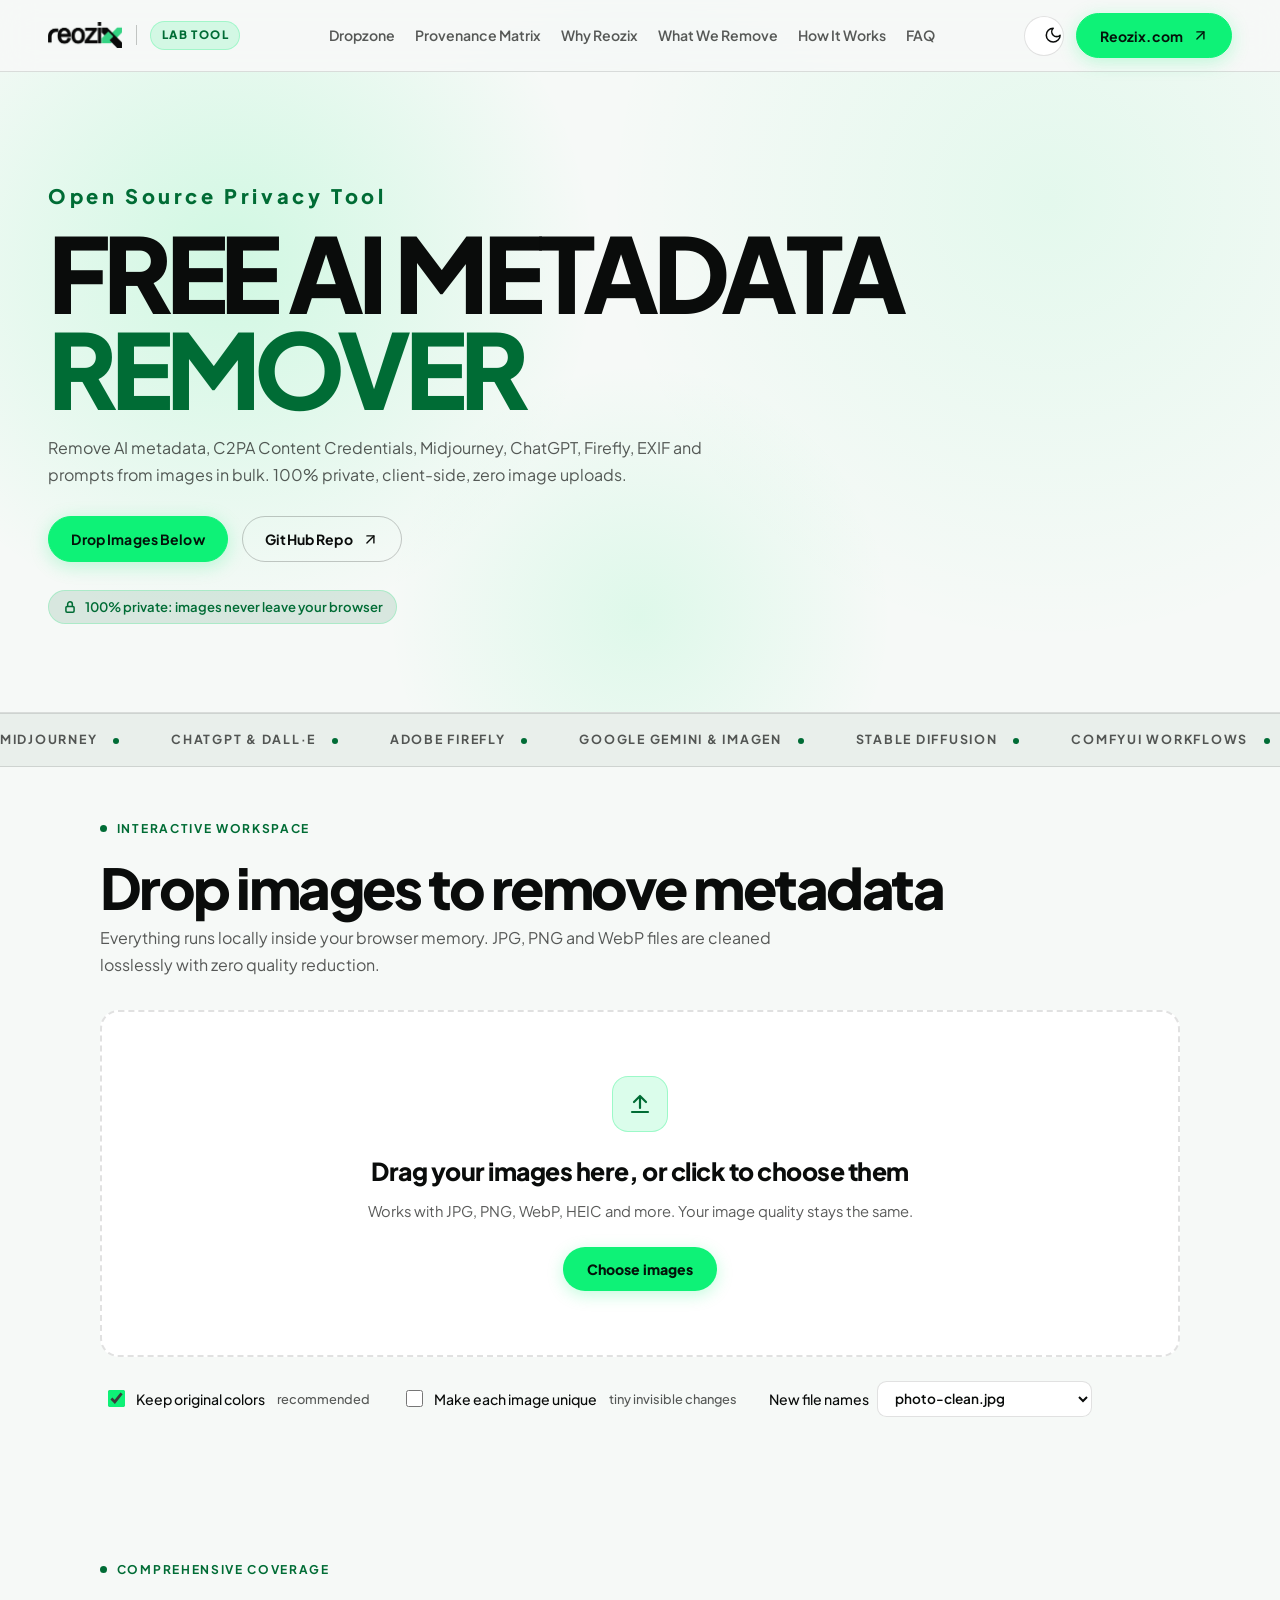
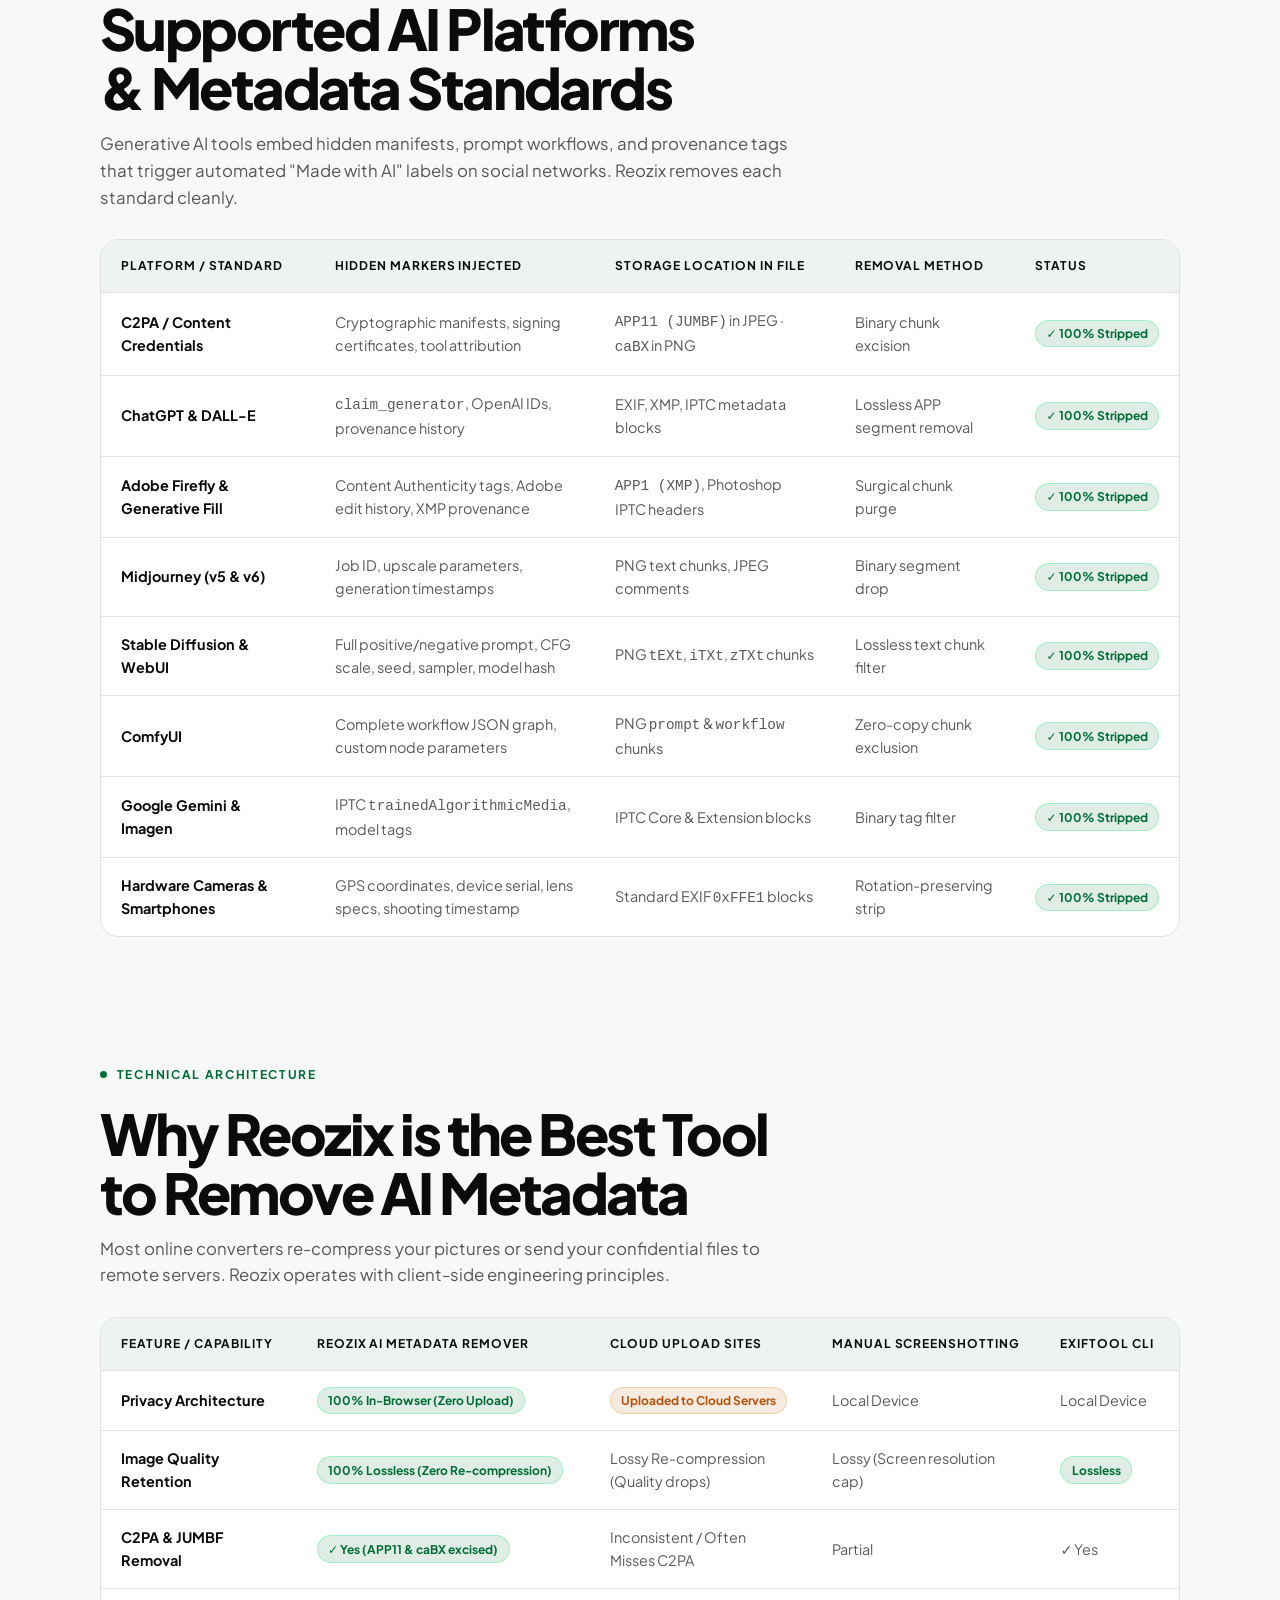
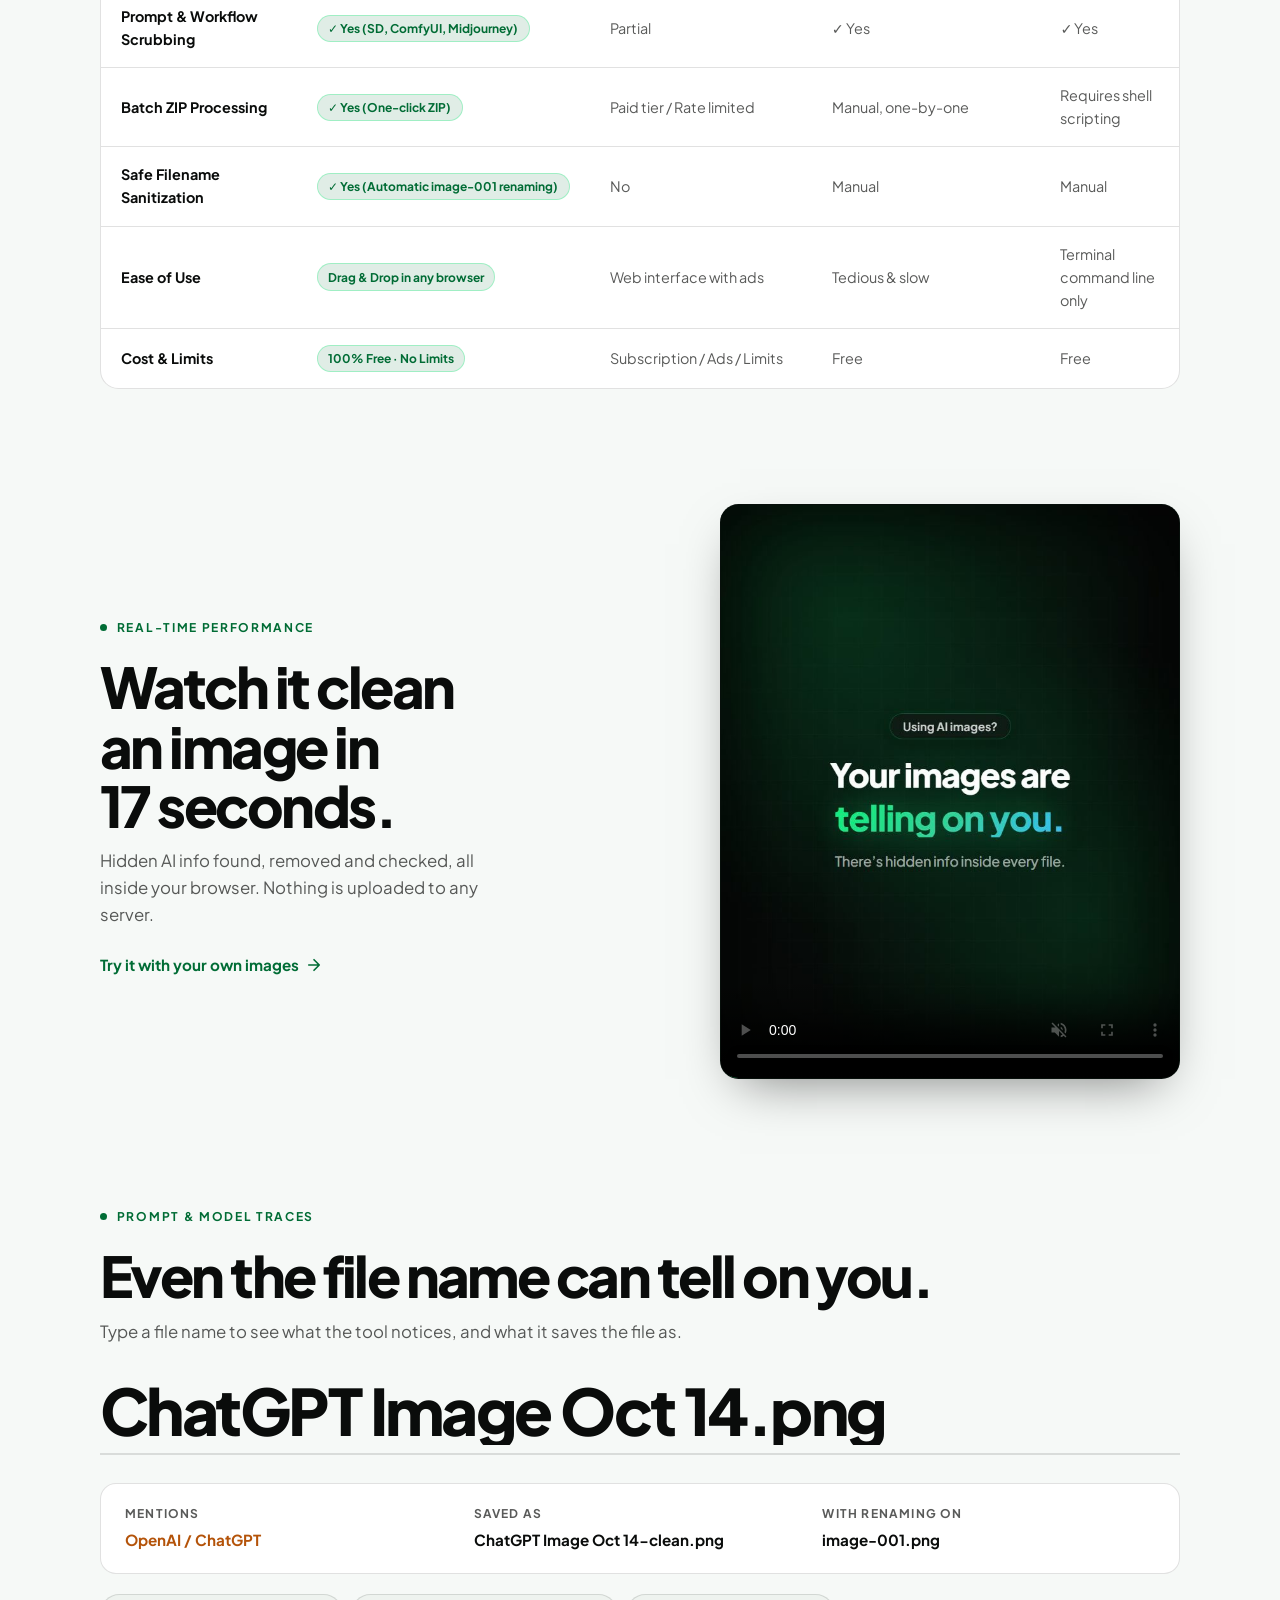
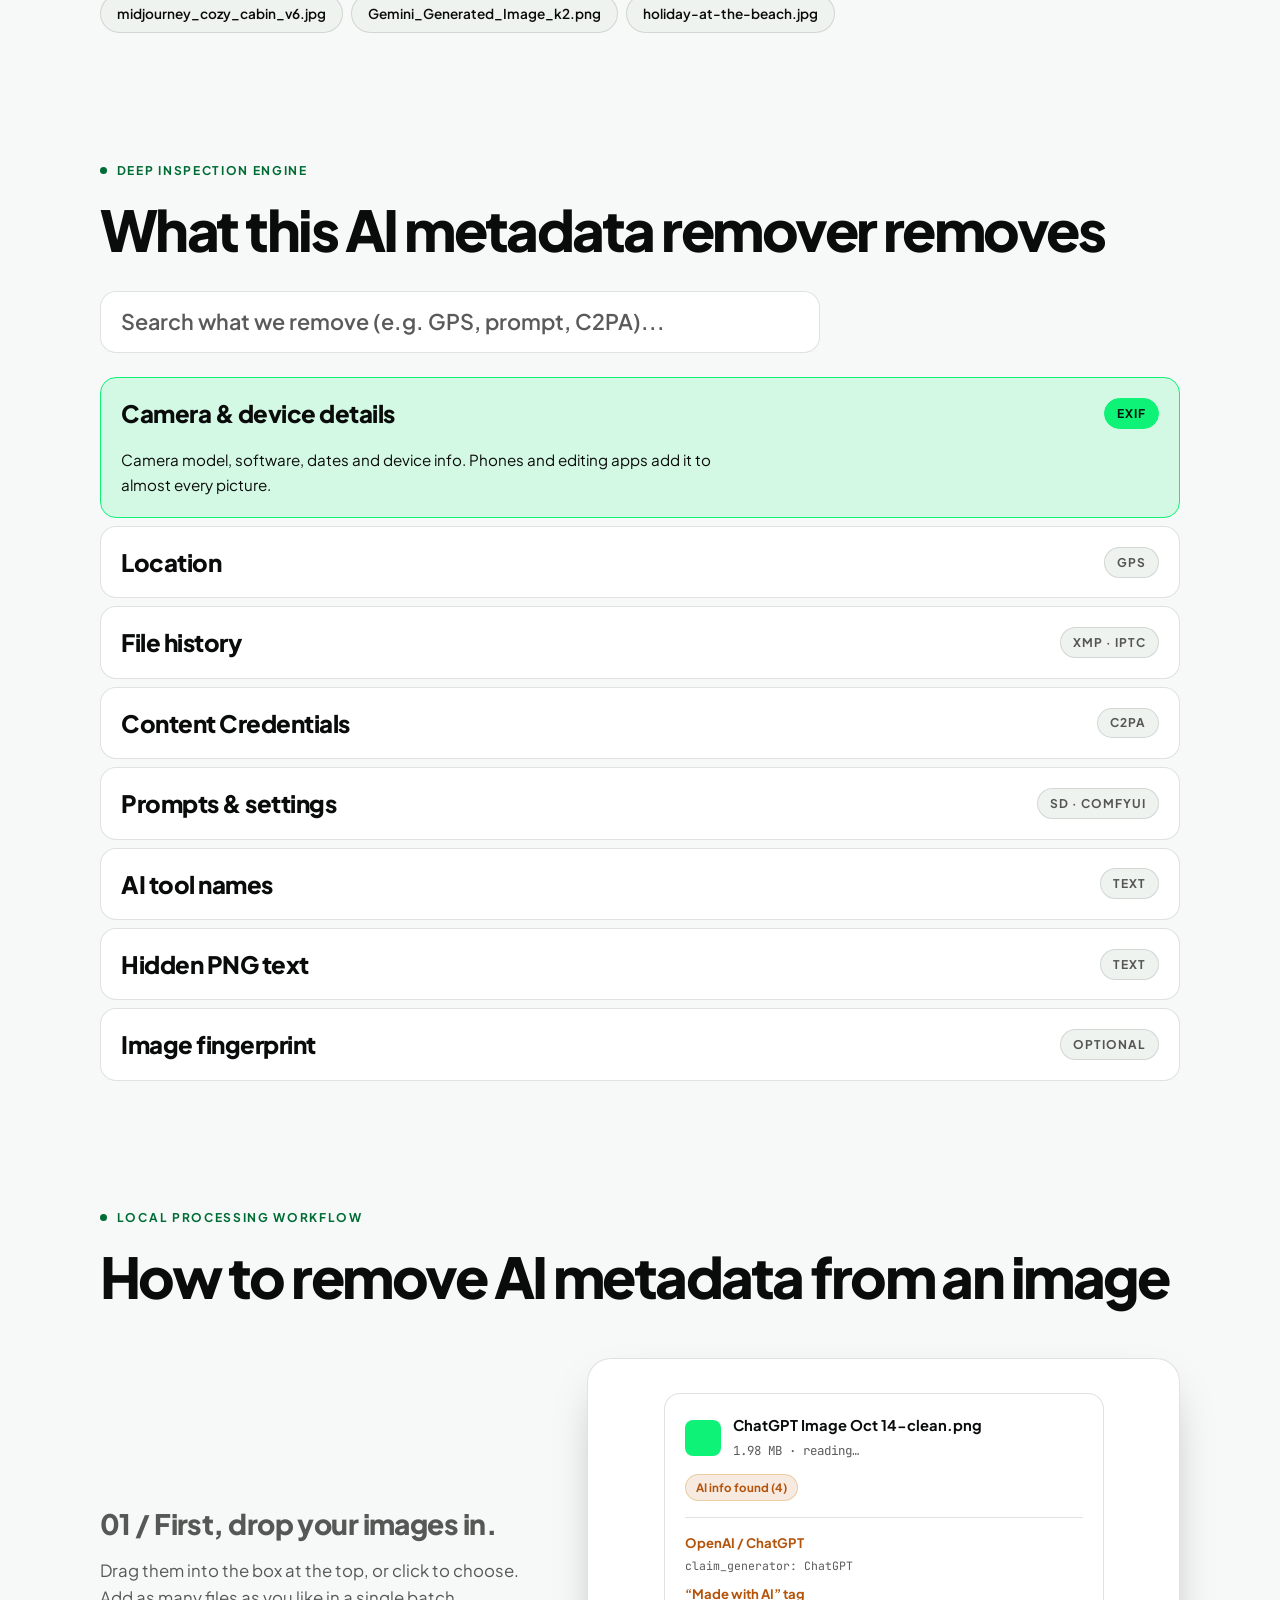
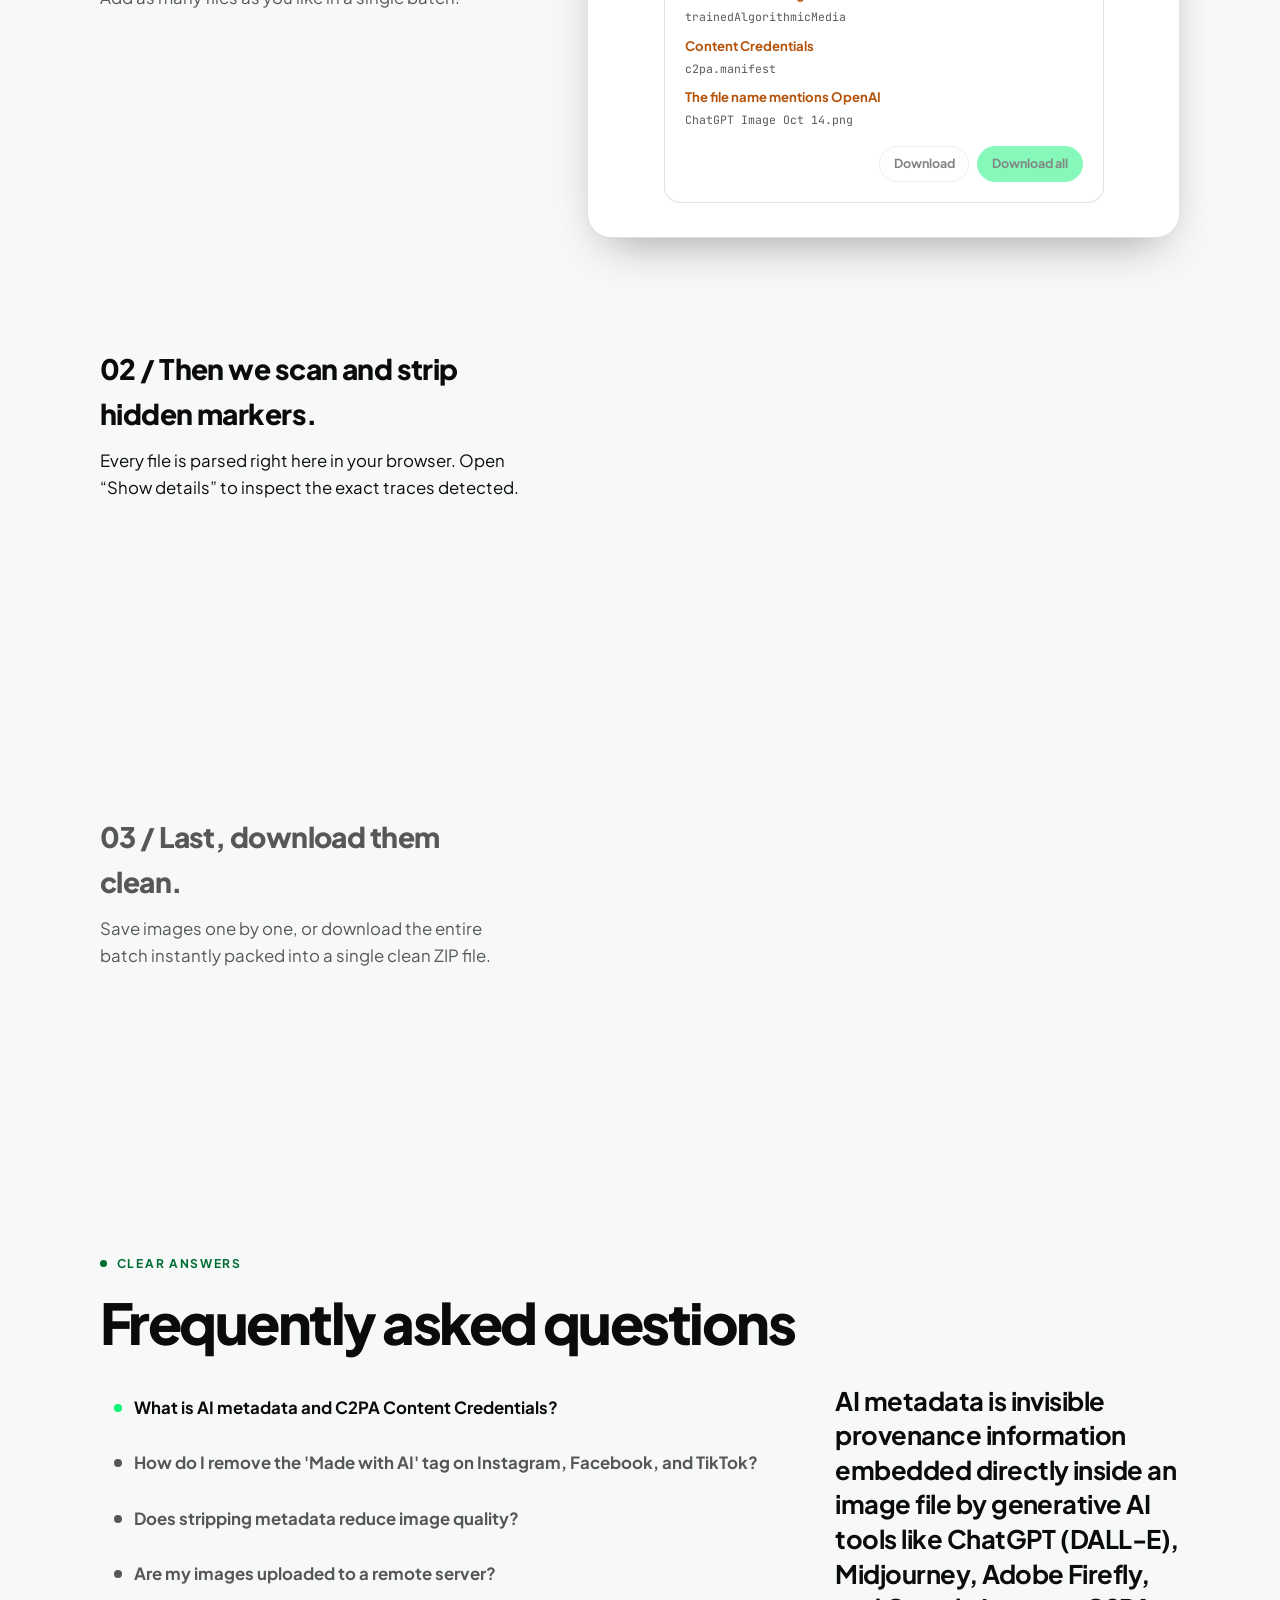
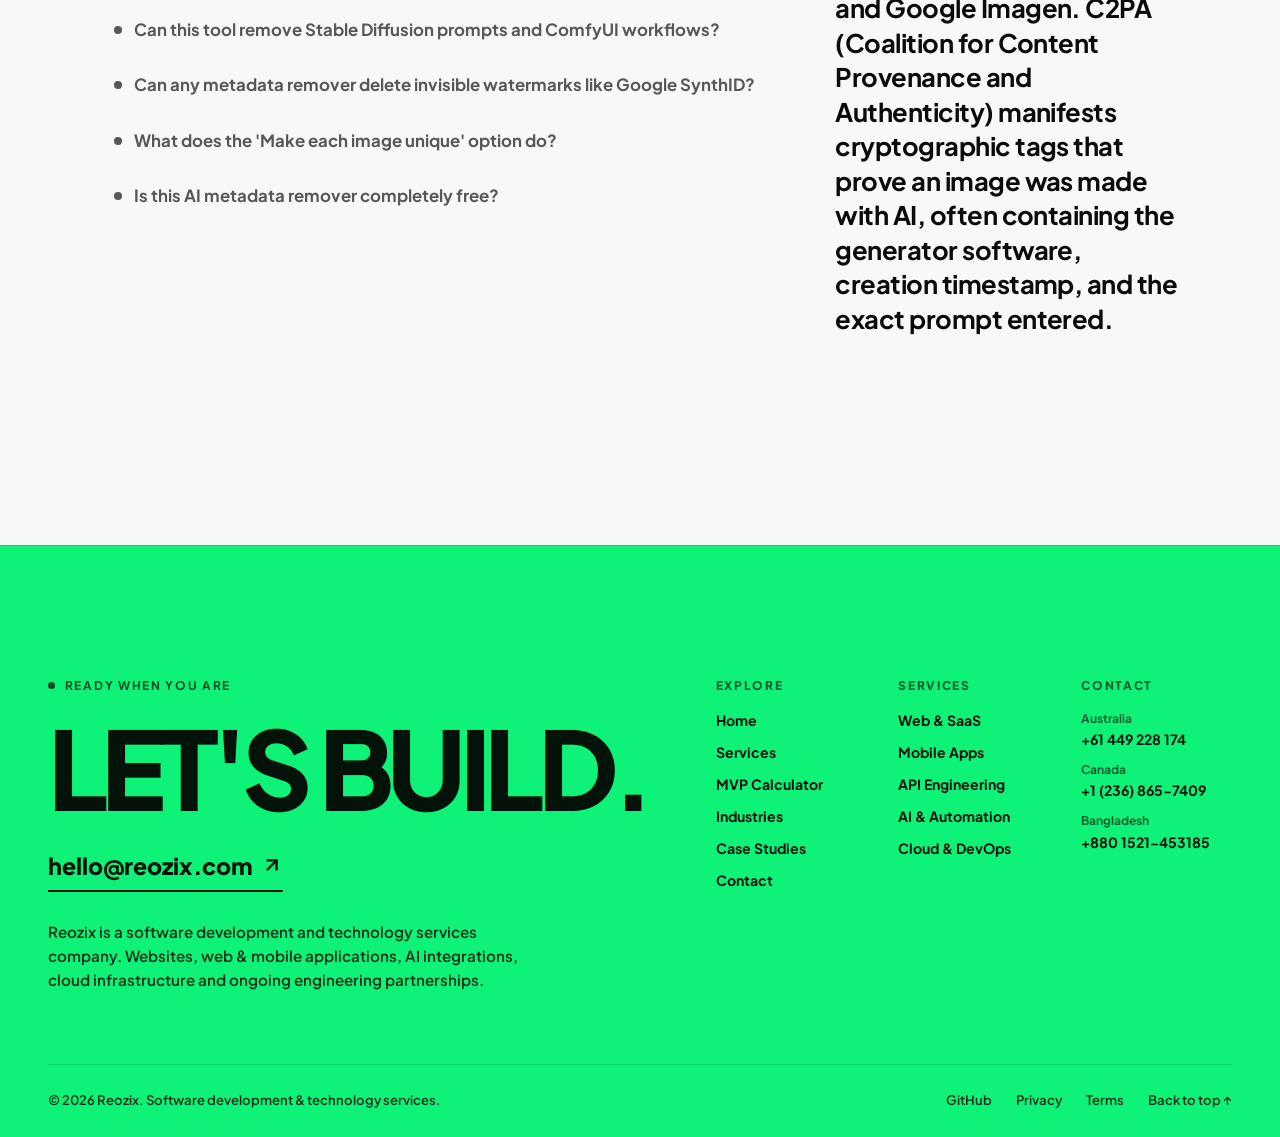
<file: index.html>
<!doctype html>
<html lang="en" data-theme="dark">
<head>
<meta charset="utf-8">
<meta name="viewport" content="width=device-width, initial-scale=1">
<title>Free AI Metadata Remover: Strip C2PA, Prompts &amp; EXIF | Reozix</title>
<meta name="description" content="Free online AI metadata remover. Strip C2PA Content Credentials, Midjourney &amp; ChatGPT prompts, EXIF, and GPS in bulk. 100% private in-browser tool with zero uploads.">
<meta name="keywords" content="AI metadata remover, remove AI metadata, C2PA remover, remove content credentials, strip midjourney prompt, remove ChatGPT metadata, Stable Diffusion prompt remover, ComfyUI workflow remover, EXIF cleaner, private metadata remover">
<link rel="canonical" href="https://reozix.com/tools/aimetadataremover">
<meta name="robots" content="index, follow, max-image-preview:large, max-snippet:-1, max-video-preview:-1">
<meta name="author" content="Reozix">
<meta property="og:type" content="website">
<meta property="og:site_name" content="Reozix">
<meta property="og:title" content="Free AI Metadata Remover: Strip C2PA, Prompts &amp; EXIF | Reozix">
<meta property="og:description" content="Free online AI metadata remover. Strip C2PA Content Credentials, Midjourney &amp; ChatGPT prompts, EXIF, and GPS in bulk. 100% private in-browser tool with zero uploads.">
<meta property="og:url" content="https://reozix.com/tools/aimetadataremover">
<meta property="og:image" content="og-image.png">
<meta property="og:image:width" content="1200">
<meta property="og:image:height" content="630">
<meta property="og:image:alt" content="Reozix AI Metadata Remover">
<meta name="twitter:card" content="summary_large_image">
<meta name="twitter:title" content="Free AI Metadata Remover: Strip C2PA, Prompts &amp; EXIF | Reozix">
<meta name="twitter:description" content="Free online AI metadata remover. Strip C2PA Content Credentials, Midjourney &amp; ChatGPT prompts, EXIF, and GPS in bulk. 100% private in-browser tool with zero uploads.">
<meta name="twitter:image" content="og-image.png">

<!-- Stacked Multi-Schema JSON-LD for Search Engines & Answer Engines (AEO/GEO) -->
<script type="application/ld+json">
{
  "@context": "https://schema.org",
  "@graph": [
    {
      "@type": "WebApplication",
      "@id": "https://reozix.com/tools/aimetadataremover#app",
      "name": "Free AI Metadata Remover by Reozix",
      "url": "https://reozix.com/tools/aimetadataremover",
      "description": "A 100% client-side privacy tool that surgically strips C2PA Content Credentials, IPTC AI tags, Midjourney, ChatGPT, Firefly, Stable Diffusion prompts, and camera EXIF/GPS data from images in bulk with zero quality loss and no server uploads.",
      "applicationCategory": "MultimediaApplication",
      "applicationSubCategory": "Privacy & Image Editing Tool",
      "operatingSystem": "Any (Web Browser with JavaScript)",
      "browserRequirements": "Requires JavaScript. Runs offline in Chrome, Safari, Firefox, Edge, and mobile browsers.",
      "isAccessibleForFree": true,
      "offers": {
        "@type": "Offer",
        "price": "0",
        "priceCurrency": "USD"
      },
      "image": "og-image.png",
      "featureList": [
        "100% client-side processing in browser memory",
        "Zero server uploads: images never leave your computer",
        "Lossless metadata stripping for JPG, PNG, and WebP",
        "Removes C2PA Content Credentials and JUMBF manifests",
        "Strips Stable Diffusion, ComfyUI, Midjourney, and DALL-E prompts",
        "Removes EXIF, GPS geolocation, and IPTC/XMP edit history",
        "Batch processing with one-click clean ZIP download",
        "Automated safe file renaming to prevent model name detection",
        "Optional unique pixel scrambling to bypass duplicate hash checks",
        "Works completely offline without an internet connection"
      ],
      "publisher": {
        "@type": "Organization",
        "@id": "https://reozix.com/#org",
        "name": "Reozix",
        "url": "https://reozix.com",
        "logo": "https://reozix.com/logo-on-light.png"
      }
    },
    {
      "@type": "Organization",
      "@id": "https://reozix.com/#org",
      "name": "Reozix",
      "url": "https://reozix.com",
      "logo": "https://reozix.com/logo-on-light.png",
      "contactPoint": [
        {
          "@type": "ContactPoint",
          "telephone": "+61449228174",
          "contactType": "customer service",
          "areaServed": ["AU", "CA", "BD", "US", "GB", "Worldwide"]
        }
      ],
      "sameAs": [
        "https://github.com/Shahriar-008/aimetadataremover"
      ]
    },
    {
      "@type": "BreadcrumbList",
      "@id": "https://reozix.com/tools/aimetadataremover#breadcrumbs",
      "itemListElement": [
        {
          "@type": "ListItem",
          "position": 1,
          "name": "Home",
          "item": "https://reozix.com/"
        },
        {
          "@type": "ListItem",
          "position": 2,
          "name": "Tools",
          "item": "https://reozix.com/tools"
        },
        {
          "@type": "ListItem",
          "position": 3,
          "name": "AI Metadata Remover",
          "item": "https://reozix.com/tools/aimetadataremover"
        }
      ]
    },
    {
      "@type": "HowTo",
      "@id": "https://reozix.com/tools/aimetadataremover#howto",
      "name": "How to Remove AI Metadata, C2PA, and Prompts from Images in 3 Steps",
      "description": "Step-by-step guide to removing AI metadata, C2PA Content Credentials, and camera EXIF data from images in bulk using Reozix AI Metadata Remover.",
      "totalTime": "PT15S",
      "step": [
        {
          "@type": "HowToStep",
          "position": 1,
          "name": "Drop images into the browser workspace",
          "text": "Drag and drop your JPG, PNG, WebP, or HEIC images into the dropzone. Files are read immediately in your local browser memory without uploading to any server.",
          "url": "https://reozix.com/tools/aimetadataremover#tool"
        },
        {
          "@type": "HowToStep",
          "position": 2,
          "name": "Automatic binary inspection and stripping",
          "text": "The engine scans for C2PA JUMBF manifests, IPTC tags, Midjourney/ChatGPT prompt snippets, and EXIF/GPS data, purging them at the binary level while preserving lossless image quality.",
          "url": "https://reozix.com/tools/aimetadataremover#removes"
        },
        {
          "@type": "HowToStep",
          "position": 3,
          "name": "Download clean, verified images",
          "text": "Download images individually or click 'Download all' to export the entire batch as a clean ZIP archive with optional safe sequential renaming.",
          "url": "https://reozix.com/tools/aimetadataremover#tool"
        }
      ]
    },
    {
      "@type": "FAQPage",
      "@id": "https://reozix.com/tools/aimetadataremover#faq",
      "mainEntity": [
        {
          "@type": "Question",
          "name": "What is AI metadata and C2PA Content Credentials?",
          "acceptedAnswer": {
            "@type": "Answer",
            "text": "AI metadata is invisible provenance information embedded directly inside an image file by generative AI tools like ChatGPT (DALL-E), Midjourney, Adobe Firefly, and Google Imagen. C2PA (Coalition for Content Provenance and Authenticity) manifests cryptographic tags that prove an image was made with AI, often containing the generator software, creation timestamp, and the exact prompt entered."
          }
        },
        {
          "@type": "Question",
          "name": "How do I remove the 'Made with AI' tag on Instagram, Facebook, and TikTok?",
          "acceptedAnswer": {
            "@type": "Answer",
            "text": "Social media platforms automatically detect AI images by scanning file metadata for C2PA manifests, JUMBF blocks, and IPTC 'trainedAlgorithmicMedia' digital source tags. By running your image through Reozix AI Metadata Remover before uploading, these provenance markers are completely purged, preventing platforms from automatically attaching 'Made with AI' or 'AI info' warning badges."
          }
        },
        {
          "@type": "Question",
          "name": "Does stripping metadata reduce image quality?",
          "acceptedAnswer": {
            "@type": "Answer",
            "text": "No. For JPG, PNG, and WebP files, Reozix performs lossless binary segment removal. The pixel data itself is never decompressed or re-compressed, meaning resolution, sharpness, color profiles (ICC), and visual fidelity remain 100% identical to the original."
          }
        },
        {
          "@type": "Question",
          "name": "Are my images uploaded to a remote server?",
          "acceptedAnswer": {
            "@type": "Answer",
            "text": "No. Everything runs 100% locally in your web browser memory using HTML5 ArrayBuffers and Web Workers. Your images never leave your computer, no telemetry or file copies are saved, and the tool functions completely even when your internet connection is turned off."
          }
        },
        {
          "@type": "Question",
          "name": "Can this tool remove Stable Diffusion prompts and ComfyUI workflows?",
          "acceptedAnswer": {
            "@type": "Answer",
            "text": "Yes. Stable Diffusion, Automatic1111, Forge, and ComfyUI store prompts, negative prompts, CFG scales, seed numbers, and complete node graph workflows inside PNG text chunks (tEXt, iTXt, zTXt) and UserComment EXIF tags. Reozix thoroughly wipes these chunks so your creative recipes stay private."
          }
        },
        {
          "@type": "Question",
          "name": "Can any metadata remover delete invisible watermarks like Google SynthID?",
          "acceptedAnswer": {
            "@type": "Answer",
            "text": "No. Tools like Google SynthID inject imperceptible mathematical variations directly into the pixel values rather than storing file metadata. No metadata scrubber can remove pixel-level steganographic watermarks without modifying the visible image itself. However, Reozix removes all file-level markers (C2PA, IPTC, EXIF) that typical scanners inspect."
          }
        },
        {
          "@type": "Question",
          "name": "What does the 'Make each image unique' option do?",
          "acceptedAnswer": {
            "@type": "Answer",
            "text": "The 'Make each image unique' option introduces microscopic, imperceptible pixel adjustments (±1 on random color channels) across visible areas. This modifies the file's cryptographic hash (MD5, SHA-256) so simple automated duplicate checks will view the file as brand new."
          }
        },
        {
          "@type": "Question",
          "name": "Is this AI metadata remover completely free?",
          "acceptedAnswer": {
            "@type": "Answer",
            "text": "Yes, Reozix AI Metadata Remover is 100% free with no sign-up, no daily processing limits, no watermarks, and no paid tiers. Because processing takes place on your own computer rather than costly server infrastructure, Reozix provides this tool freely to the community."
          }
        }
      ]
    }
  ]
}
</script>

<link rel="icon" href="favicon.svg" type="image/svg+xml">
<link rel="icon" href="favicon-32.png" sizes="32x32" type="image/png">
<link rel="apple-touch-icon" href="apple-touch-icon.png">
<meta name="theme-color" content="#0a0c0b" media="(prefers-color-scheme: dark)">
<meta name="theme-color" content="#f6f9f7" media="(prefers-color-scheme: light)">
<script>
try{
  var t = localStorage.getItem("rx-theme");
  if (t !== "light" && t !== "dark") t = matchMedia("(prefers-color-scheme: light)").matches ? "light" : "dark";
  document.documentElement.dataset.theme = t;
}catch(e){ document.documentElement.dataset.theme = "dark"; }
</script>
<link rel="preconnect" href="https://fonts.googleapis.com">
<link rel="preconnect" href="https://fonts.gstatic.com" crossorigin>
<link href="https://fonts.googleapis.com/css2?family=Plus+Jakarta+Sans:wght@400;500;600;700;800;900&family=JetBrains+Mono:wght@400;500&display=swap" rel="stylesheet">
<style>
/* ==========================================================================
   Reozix Design System Tokens & Base Hierarchy
   ========================================================================== */
:root {
  --rx-font: "Plus Jakarta Sans", system-ui, -apple-system, BlinkMacSystemFont, "Segoe UI", Roboto, sans-serif;
  --rx-mono: "JetBrains Mono", ui-monospace, SFMono-Regular, Menlo, Monaco, Consolas, monospace;
  
  /* Dark Theme (Reozix Signature Dark) */
  --rx-bg: #0a0c0b;
  --rx-bg2: #121614;
  --rx-surface: #101512;
  --rx-surface2: #18201b;
  --rx-fg: #ffffff;
  --rx-fg-muted: rgba(255, 255, 255, 0.65);
  --rx-fg-faint: rgba(255, 255, 255, 0.38);
  --rx-line: rgba(255, 255, 255, 0.12);
  --rx-line-strong: rgba(255, 255, 255, 0.22);
  
  /* Brand Accents */
  --rx-accent: #0ef277;
  --rx-accent-ink: #0ef277;
  --rx-accent-glow: rgba(14, 242, 119, 0.25);
  --rx-accent-soft: rgba(14, 242, 119, 0.1);
  --rx-on-accent: #04130a;
  
  /* Status Indicators */
  --rx-good: #0ef277;
  --rx-good-soft: rgba(14, 242, 119, 0.12);
  --rx-warn: #f0c060;
  --rx-warn-soft: rgba(217, 164, 65, 0.16);
  --rx-bad: #ff8a8a;
  --rx-bad-soft: rgba(255, 138, 138, 0.14);
  
  /* Tool Mapping Aliases */
  --ui: var(--rx-font);
  --display: var(--rx-font);
  --bg: var(--rx-bg);
  --surface: var(--rx-surface);
  --surface-2: var(--rx-surface2);
  --text: var(--rx-fg);
  --muted: var(--rx-fg-muted);
  --border: var(--rx-line);
  --accent: var(--rx-accent);
  --accent-ink: var(--rx-on-accent);
  --accent-soft: var(--rx-accent-soft);
  --good: var(--rx-good);
  --good-soft: var(--rx-good-soft);
  --warn: var(--rx-warn);
  --warn-soft: var(--rx-warn-soft);
  --bad: var(--rx-bad);
  --bad-soft: var(--rx-bad-soft);
  --radius: 1.15rem;
}

:root[data-theme="light"] {
  --rx-bg: #f6f9f7;
  --rx-bg2: #e9efeb;
  --rx-surface: #ffffff;
  --rx-surface2: #eef3ef;
  --rx-fg: #0a0c0b;
  --rx-fg-muted: rgba(10, 12, 11, 0.68);
  --rx-fg-faint: rgba(10, 12, 11, 0.38);
  --rx-line: rgba(10, 12, 11, 0.12);
  --rx-line-strong: rgba(10, 12, 11, 0.22);
  
  --rx-accent: #0ef277;
  --rx-accent-ink: #006c35;
  --rx-accent-glow: rgba(14, 242, 119, 0.35);
  --rx-accent-soft: rgba(14, 242, 119, 0.15);
  --rx-on-accent: #04130a;
  
  --rx-good: #006c35;
  --rx-good-soft: rgba(0, 108, 53, 0.12);
  --rx-warn: #b45309;
  --rx-warn-soft: rgba(180, 83, 9, 0.12);
  --rx-bad: #b42318;
  --rx-bad-soft: rgba(180, 35, 24, 0.12);
  
  --bg: var(--rx-bg);
  --surface: var(--rx-surface);
  --surface-2: var(--rx-surface2);
  --text: var(--rx-fg);
  --muted: var(--rx-fg-muted);
  --border: var(--rx-line);
  --accent: var(--rx-accent);
  --accent-ink: var(--rx-on-accent);
  --accent-soft: var(--rx-accent-soft);
  --good: var(--rx-good);
  --good-soft: var(--rx-good-soft);
  --warn: var(--rx-warn);
  --warn-soft: var(--rx-warn-soft);
  --bad: var(--rx-bad);
  --bad-soft: var(--rx-bad-soft);
}

/* Reset & Baseline */
*, *::before, *::after { box-sizing: border-box; }
html { scroll-behavior: smooth; -webkit-text-size-adjust: 100%; tab-size: 4; }
body {
  margin: 0;
  background: var(--rx-bg);
  color: var(--rx-fg);
  font: 400 16px/1.6 var(--rx-font);
  -webkit-font-smoothing: antialiased;
  -moz-osx-font-smoothing: grayscale;
  overflow-x: hidden;
  transition: background-color 0.25s ease, color 0.25s ease;
}

::selection { background: var(--rx-accent); color: #04130a; }
:focus-visible { outline: 2px solid var(--rx-accent); outline-offset: 2px; }

/* Container & Typography */
.rx-container {
  width: 100%;
  max-width: 1380px;
  margin-inline: auto;
  padding-inline: clamp(1.25rem, 4vw, 3rem);
}

.rx-eyebrow {
  letter-spacing: 0.14em;
  text-transform: uppercase;
  color: var(--rx-accent-ink);
  align-items: center;
  gap: 0.6rem;
  font-size: 0.75rem;
  font-weight: 700;
  display: inline-flex;
}
.rx-eyebrow::before {
  content: "";
  background: currentColor;
  border-radius: 999px;
  width: 0.45rem;
  height: 0.45rem;
}

.rx-h1 {
  text-transform: uppercase;
  letter-spacing: -0.06em;
  text-wrap: balance;
  font-size: clamp(2.8rem, 8.5vw, 6.5rem);
  font-weight: 900;
  line-height: 0.92;
  margin: 0;
}
.rx-h1-sub {
  display: inline-block;
  font-size: clamp(0.9rem, 1.8vw, 1.25rem);
  letter-spacing: 0.18em;
  font-weight: 800;
  color: var(--rx-accent-ink);
  margin-bottom: 0.75rem;
}
.text-accent { color: var(--rx-accent-ink); }

.rx-h2 {
  letter-spacing: -0.045em;
  text-wrap: balance;
  font-size: clamp(2rem, 4.4vw, 3.6rem);
  font-weight: 800;
  line-height: 1.05;
  margin: 0;
}
.rx-h3 {
  letter-spacing: -0.025em;
  font-size: clamp(1.25rem, 2vw, 1.6rem);
  font-weight: 700;
  line-height: 1.2;
  margin: 0;
}
.rx-lead {
  color: var(--rx-fg-muted);
  font-size: clamp(1rem, 1.2vw, 1.2rem);
  line-height: 1.65;
  max-width: 62ch;
  margin: 0;
}
.rx-body {
  color: var(--rx-fg-muted);
  font-size: 0.95rem;
  line-height: 1.7;
}

/* Buttons */
.rx-btn {
  letter-spacing: 0.01em;
  white-space: nowrap;
  border: 1px solid transparent;
  border-radius: 999px;
  justify-content: center;
  align-items: center;
  gap: 0.55rem;
  min-height: 2.85rem;
  padding: 0.75rem 1.4rem;
  font-size: 0.875rem;
  font-weight: 700;
  line-height: 1;
  text-decoration: none;
  cursor: pointer;
  transition: background-color 0.25s, color 0.25s, border-color 0.25s, transform 0.15s, box-shadow 0.25s;
  display: inline-flex;
}
.rx-btn:active { transform: scale(0.98); }
.rx-btn svg { flex: none; width: 1.05rem; height: 1.05rem; }

.rx-btn-primary {
  color: #04130a;
  background: #0ef277;
  border-color: #0ef277;
  box-shadow: 0 4px 18px rgba(14, 242, 119, 0.25);
}
.rx-btn-primary:hover {
  background: #ffffff;
  border-color: #ffffff;
  color: #04130a;
  box-shadow: 0 6px 24px rgba(255, 255, 255, 0.3);
}

.rx-btn-ghost {
  border-color: var(--rx-line-strong);
  color: var(--rx-fg);
  background: transparent;
}
.rx-btn-ghost:hover {
  color: #04130a;
  background: #0ef277;
  border-color: #0ef277;
}

/* Cards */
.rx-card {
  border: 1px solid var(--rx-line);
  background: var(--rx-surface);
  border-radius: 1.15rem;
  padding: clamp(1.25rem, 2.4vw, 2rem);
  position: relative;
  overflow: hidden;
  transition: border-color 0.3s, transform 0.35s cubic-bezier(0.22, 1, 0.36, 1), background-color 0.3s, box-shadow 0.3s;
}
.rx-card:hover {
  border-color: var(--rx-accent-glow);
  box-shadow: 0 16px 40px -16px rgba(0, 0, 0, 0.4);
}
.rx-card::before {
  content: "";
  pointer-events: none;
  background: linear-gradient(100deg, transparent, rgba(14, 242, 119, 0.08), transparent);
  transition: transform 0.8s cubic-bezier(0.22, 1, 0.36, 1);
  position: absolute;
  inset: 0;
  transform: translate(-110%);
}
.rx-card:hover::before { transform: translate(110%); }

/* Ambient Glow */
.rx-glow {
  pointer-events: none;
  position: absolute;
  left: 50%;
  top: 15%;
  transform: translate(-50%, -20%);
  width: min(720px, 90vw);
  height: 480px;
  border-radius: 50%;
  background: radial-gradient(circle, rgba(14, 242, 119, 0.16) 0%, rgba(14, 242, 119, 0.04) 50%, transparent 75%);
  filter: blur(72px);
  z-index: 0;
}

/* Marquee */
.rx-marquee-wrap {
  overflow: hidden;
  border-block: 1px solid var(--rx-line);
  background: var(--rx-bg2);
  padding: 1rem 0;
  user-select: none;
}
.rx-marquee {
  display: flex;
  width: max-content;
  align-items: center;
  gap: 2.5rem;
  animation: rx-marquee-slide 45s linear infinite;
  font-size: 0.78rem;
  font-weight: 700;
  letter-spacing: 0.14em;
  text-transform: uppercase;
  color: var(--rx-fg-muted);
}
.rx-marquee:hover { animation-play-state: paused; }
@keyframes rx-marquee-slide {
  from { transform: translateX(0); }
  to { transform: translateX(-50%); }
}
.rx-marquee-dot {
  width: 6px;
  height: 6px;
  border-radius: 999px;
  background: var(--rx-accent-ink);
  display: inline-block;
  margin-inline: 0.75rem;
}

/* ==========================================================================
   Header Navbar
   ========================================================================== */
.rx-header {
  position: sticky;
  top: 0;
  z-index: 90;
  height: 72px;
  border-bottom: 1px solid var(--rx-line);
  background: var(--rx-bg);
  transition: background-color 0.25s, border-color 0.25s;
}
@supports ((-webkit-backdrop-filter: blur(16px)) or (backdrop-filter: blur(16px))) {
  .rx-header {
    background: color-mix(in srgb, var(--rx-bg) 86%, transparent);
    -webkit-backdrop-filter: blur(16px);
    backdrop-filter: blur(16px);
  }
}
.rx-header-inner {
  display: flex;
  height: 100%;
  align-items: center;
  justify-content: space-between;
  gap: 1.5rem;
}
.rx-brand {
  display: flex;
  align-items: center;
  gap: 0.85rem;
  text-decoration: none;
  color: inherit;
}
.rx-logo-img {
  height: 26px;
  width: auto;
  display: block;
}
:root[data-theme="dark"] .rx-logo-light { display: none; }
:root[data-theme="dark"] .rx-logo-dark { display: block; }
:root[data-theme="light"] .rx-logo-light { display: block; }
:root[data-theme="light"] .rx-logo-dark { display: none; }

.rx-divider {
  width: 1px;
  height: 20px;
  background: var(--rx-line-strong);
}
.rx-badge-tool {
  font-size: 0.72rem;
  font-weight: 800;
  letter-spacing: 0.12em;
  text-transform: uppercase;
  color: var(--rx-accent-ink);
  background: var(--rx-accent-soft);
  border: 1px solid rgba(14, 242, 119, 0.25);
  padding: 0.25rem 0.65rem;
  border-radius: 999px;
}

.rx-nav {
  display: flex;
  align-items: center;
  gap: 1.25rem;
}
.rx-nav a {
  color: var(--rx-fg-muted);
  text-decoration: none;
  font-size: 0.88rem;
  font-weight: 600;
  transition: color 0.2s;
}
.rx-nav a:hover { color: var(--rx-fg); }

.rx-nav-actions {
  display: flex;
  align-items: center;
  gap: 0.75rem;
}
.rx-theme-btn {
  display: grid;
  place-items: center;
  width: 40px;
  height: 40px;
  border-radius: 999px;
  border: 1px solid var(--rx-line);
  background: var(--rx-surface);
  color: var(--rx-fg);
  cursor: pointer;
  transition: border-color 0.2s, color 0.2s, background-color 0.2s;
}
.rx-theme-btn:hover {
  border-color: var(--rx-accent);
  color: var(--rx-accent-ink);
}
.rx-theme-btn svg { width: 1.15rem; height: 1.15rem; }
:root[data-theme="dark"] .rx-icon-moon { display: none; }
:root[data-theme="dark"] .rx-icon-sun { display: block; }
:root[data-theme="light"] .rx-icon-sun { display: none; }
:root[data-theme="light"] .rx-icon-moon { display: block; }

@media (max-width: 900px) {
  .rx-nav { display: none; }
}

/* ==========================================================================
   Hero Section & AEO Definition Snippet
   ========================================================================== */
.rx-hero {
  position: relative;
  isolation: isolate;
  padding-block: clamp(3rem, 7vw, 5.5rem);
  border-bottom: 1px solid var(--rx-line);
  background: var(--rx-bg);
}
.rx-hero-glow-bg {
  position: absolute;
  inset: 0;
  z-index: -1;
  background: radial-gradient(circle at 18% 30%, rgba(14, 242, 119, 0.16), transparent 32%),
              radial-gradient(circle at 82% 20%, rgba(14, 242, 119, 0.08), transparent 38%),
              radial-gradient(circle at 50% 85%, rgba(14, 242, 119, 0.1), transparent 30%);
  pointer-events: none;
}
.rx-hero-meta {
  display: flex;
  align-items: center;
  justify-content: space-between;
  gap: 1rem;
  font-size: 0.75rem;
  font-weight: 700;
  letter-spacing: 0.14em;
  text-transform: uppercase;
  color: var(--rx-fg-faint);
  margin-bottom: 2rem;
  flex-wrap: wrap;
}
.rx-hero-meta span { display: inline-flex; align-items: center; gap: 0.4rem; }
.rx-hero-meta b { color: var(--rx-accent-ink); font-weight: 700; }

.rx-hero-content {
  max-width: 880px;
  margin-top: 1.25rem;
}

.rx-hero-actions {
  display: flex;
  flex-wrap: wrap;
  align-items: center;
  gap: 0.85rem;
  margin-top: 1.75rem;
}

.rx-trust-badges {
  display: flex;
  flex-wrap: wrap;
  align-items: center;
  gap: 0.75rem;
  margin-top: 1.75rem;
}
.pill {
  display: inline-flex;
  align-items: center;
  gap: 0.5rem;
  font-size: 0.82rem;
  font-weight: 600;
  padding: 0.35rem 0.85rem;
  border-radius: 999px;
  background: var(--good-soft);
  color: var(--good);
  border: 1px solid rgba(14, 242, 119, 0.22);
}
.pill svg { flex: none; }

.visits {
  display: inline-flex;
  align-items: center;
  gap: 0.45rem;
  padding: 0.35rem 0.85rem;
  border-radius: 999px;
  background: var(--rx-surface);
  border: 1px solid var(--rx-line);
  font-size: 0.82rem;
  color: var(--muted);
}
.visits b { color: var(--text); font-weight: 700; font-variant-numeric: tabular-nums; }
.vdot { width: 6px; height: 6px; border-radius: 50%; background: var(--good); }
.visits[hidden] { display: none; }

/* ==========================================================================
   Interactive Tool Workspace
   ========================================================================== */
.wrap {
  width: 100%;
  max-width: 1120px;
  margin-inline: auto;
  padding: 2.5rem 1.25rem 5rem;
}

.drop {
  display: block;
  position: relative;
  margin-top: 2rem;
  border: 2px dashed var(--rx-line);
  border-radius: var(--radius);
  background: var(--surface);
  padding: clamp(2.5rem, 6vw, 4rem) 1.5rem;
  text-align: center;
  cursor: pointer;
  transition: border-color 0.25s, background-color 0.25s, transform 0.25s, box-shadow 0.25s;
}
.drop:hover, .drop.over {
  border-color: var(--rx-accent);
  background: var(--accent-soft);
  box-shadow: 0 0 32px var(--rx-accent-glow);
}
.drop:focus-within {
  outline: 2px solid var(--rx-accent);
  outline-offset: 3px;
  border-color: var(--rx-accent);
}
.sr-only {
  position: absolute;
  width: 1px;
  height: 1px;
  padding: 0;
  margin: -1px;
  overflow: hidden;
  clip: rect(0 0 0 0);
  white-space: nowrap;
  border: 0;
  opacity: 0;
}
.drop strong {
  display: block;
  font-size: clamp(1.2rem, 2.2vw, 1.55rem);
  font-weight: 800;
  letter-spacing: -0.02em;
  margin-bottom: 0.5rem;
  color: var(--text);
}
.drop span {
  display: block;
  color: var(--muted);
  font-size: 0.92rem;
  max-width: 52ch;
  margin-inline: auto;
}
.drop .icon {
  width: 56px;
  height: 56px;
  margin: 0 auto 1.25rem;
  border-radius: 1rem;
  background: var(--rx-accent-soft);
  border: 1px solid rgba(14, 242, 119, 0.3);
  color: var(--rx-accent-ink);
  display: grid;
  place-items: center;
  transition: transform 0.25s;
}
.drop:hover .icon { transform: scale(1.08) translateY(-2px); }
.drop-btn {
  display: inline-flex;
  align-items: center;
  min-height: 2.75rem;
  margin-top: 1.5rem;
  padding: 0 1.5rem;
  border-radius: 999px;
  background: #0ef277;
  color: #04130a;
  font-style: normal;
  font-weight: 800;
  font-size: 0.88rem;
  transition: background-color 0.2s, transform 0.2s, box-shadow 0.2s;
  box-shadow: 0 4px 16px rgba(14, 242, 119, 0.25);
}
.drop:hover .drop-btn {
  background: #ffffff;
  color: #04130a;
  transform: translateY(-1px);
}

/* Options Bar */
.options {
  display: flex;
  flex-wrap: wrap;
  gap: 1rem 2rem;
  align-items: center;
  margin: 1.5rem 0.25rem 0;
  font-size: 0.88rem;
  color: var(--text);
}
.options .hint {
  color: var(--muted);
  font-size: 0.8rem;
  margin-left: 0.25rem;
}
.options label {
  display: flex;
  align-items: center;
  gap: 0.5rem;
  cursor: pointer;
  font-weight: 500;
}
select {
  font: inherit;
  font-size: 0.85rem;
  font-weight: 600;
  color: var(--text);
  background: var(--surface);
  border: 1px solid var(--border);
  border-radius: 0.6rem;
  padding: 0.45rem 0.8rem;
  cursor: pointer;
  outline: none;
  transition: border-color 0.2s, background-color 0.2s;
}
select:hover, select:focus {
  border-color: var(--rx-accent);
}
input[type="checkbox"] {
  accent-color: #0ef277;
  width: 17px;
  height: 17px;
  cursor: pointer;
}

/* Summary Bar */
.summary {
  display: none;
  margin-top: 1.75rem;
  padding: 1.15rem 1.4rem;
  background: var(--surface);
  border: 1px solid var(--border);
  border-radius: var(--radius);
  align-items: center;
  justify-content: space-between;
  gap: 1rem;
  flex-wrap: wrap;
}
.summary.show { display: flex; }
.summary .stats { font-size: 0.92rem; color: var(--text); }
.summary .stats b { font-weight: 700; color: var(--rx-accent-ink); }
.btns { display: flex; gap: 0.65rem; }

button, .btn {
  font: inherit;
  font-weight: 700;
  font-size: 0.875rem;
  border: 1px solid var(--border);
  background: var(--surface);
  color: var(--text);
  border-radius: 999px;
  padding: 0.55rem 1.15rem;
  cursor: pointer;
  text-decoration: none;
  white-space: nowrap;
  transition: background-color 0.2s, border-color 0.2s, color 0.2s, transform 0.1s;
}
button:hover, .btn:hover {
  background: var(--surface-2);
  border-color: var(--rx-line-strong);
}
button:active, .btn:active { transform: translateY(1px); }
button.primary {
  background: #0ef277;
  border-color: #0ef277;
  color: #04130a;
}
button.primary:hover {
  background: #ffffff;
  border-color: #ffffff;
  color: #04130a;
}
button:disabled { opacity: 0.45; cursor: not-allowed; }
button:disabled:hover { background: var(--surface); transform: none; }
button.primary:disabled:hover { background: #0ef277; }

/* Image List Rows */
.list {
  margin-top: 1rem;
  display: flex;
  flex-direction: column;
  gap: 0.65rem;
}
.row {
  display: grid;
  grid-template-columns: 56px 1fr auto;
  gap: 1rem;
  align-items: center;
  background: var(--surface);
  border: 1px solid var(--border);
  border-radius: 1rem;
  padding: 0.85rem 1.1rem;
  transition: border-color 0.25s, box-shadow 0.25s;
}
.row:hover {
  border-color: var(--rx-line-strong);
}
.thumb {
  width: 56px;
  height: 56px;
  border-radius: 0.65rem;
  object-fit: cover;
  background: var(--surface-2);
  border: 1px solid var(--border);
}
.name {
  font-weight: 700;
  font-size: 0.92rem;
  overflow: hidden;
  text-overflow: ellipsis;
  white-space: nowrap;
  letter-spacing: -0.01em;
}
.sub {
  font-size: 0.8rem;
  color: var(--muted);
  font-family: var(--rx-mono);
  margin-top: 0.15rem;
}
.tags {
  display: flex;
  flex-wrap: wrap;
  gap: 0.35rem;
  margin-top: 0.4rem;
}
.tag {
  font-size: 0.72rem;
  font-weight: 700;
  padding: 0.18rem 0.65rem;
  border-radius: 999px;
  background: var(--surface-2);
  color: var(--muted);
  border: 1px solid var(--border);
  display: inline-flex;
  align-items: center;
  gap: 0.3rem;
}
.tag.ai {
  background: var(--warn-soft);
  color: var(--warn);
  border-color: rgba(217, 164, 65, 0.4);
}
.tag.ok {
  background: var(--good-soft);
  color: var(--good);
  border-color: rgba(14, 242, 119, 0.35);
}
.tag.err {
  background: var(--bad-soft);
  color: var(--bad);
  border-color: rgba(255, 138, 138, 0.4);
}

.side {
  display: flex;
  align-items: center;
  gap: 0.6rem;
}
.btn.small {
  padding: 0.4rem 0.85rem;
  font-size: 0.82rem;
}
.remove {
  display: grid;
  place-items: center;
  width: 32px;
  height: 32px;
  padding: 0;
  border: 0;
  border-radius: 0.5rem;
  background: none;
  color: var(--muted);
  cursor: pointer;
  transition: background-color 0.2s, color 0.2s;
}
.remove:hover {
  background: var(--bad-soft);
  color: var(--bad);
}
.spin {
  width: 18px;
  height: 18px;
  border: 2px solid var(--border);
  border-top-color: var(--rx-accent);
  border-radius: 50%;
  animation: s 0.8s linear infinite;
}
@keyframes s { to { transform: rotate(360deg); } }

/* Drawer Details */
.details {
  grid-column: 1 / -1;
  display: grid;
  grid-template-columns: 1.4fr 1fr 1fr;
  gap: 1.25rem;
  border-top: 1px solid var(--border);
  padding-top: 1rem;
  margin-top: 0.4rem;
}
.details h4 {
  margin: 0 0 0.5rem;
  font-size: 0.72rem;
  text-transform: uppercase;
  letter-spacing: 0.1em;
  font-weight: 700;
  color: var(--muted);
}
.details ul {
  list-style: none;
  margin: 0;
  padding: 0;
  display: flex;
  flex-direction: column;
  gap: 0.5rem;
}
.details li { font-size: 0.82rem; }
.details .lbl { font-weight: 600; }
.details .sz { color: var(--muted); font-size: 0.75rem; margin-left: 0.25rem; font-family: var(--rx-mono); }
.details .ev {
  display: block;
  margin-top: 0.25rem;
  font: 0.75rem/1.45 var(--rx-mono);
  color: var(--muted);
  background: var(--surface-2);
  border: 1px solid var(--border);
  border-radius: 0.45rem;
  padding: 0.3rem 0.55rem;
  word-break: break-all;
}
.details .hit .lbl { color: var(--warn); }
.details .none { color: var(--muted); font-size: 0.82rem; }
.toggle {
  background: none;
  border: 0;
  color: var(--rx-accent-ink);
  padding: 0.4rem 0.5rem;
  font-size: 0.82rem;
  font-weight: 600;
  cursor: pointer;
}
.toggle:hover {
  text-decoration: underline;
  text-underline-offset: 3px;
}
@media (max-width: 760px) {
  .details { grid-template-columns: 1fr; }
}

/* ==========================================================================
   AEO & SEO Content Sections: Matrix, Comparison, Demo, Commands, How, FAQ
   ========================================================================== */
.sec {
  margin-top: clamp(5rem, 9vw, 9rem);
}
.sec-lead {
  margin: 0.85rem 0 0;
  font-size: 1.05rem;
  color: var(--muted);
  max-width: 58ch;
  line-height: 1.6;
}

/* Semantic Matrix Table */
.rx-table-wrap {
  width: 100%;
  overflow-x: auto;
  border: 1px solid var(--border);
  border-radius: var(--radius);
  background: var(--surface);
  margin-top: 1.75rem;
}
.rx-table {
  width: 100%;
  border-collapse: collapse;
  text-align: left;
  font-size: 0.9rem;
}
.rx-table th {
  padding: 1rem 1.25rem;
  background: var(--surface-2);
  color: var(--text);
  font-weight: 700;
  text-transform: uppercase;
  font-size: 0.75rem;
  letter-spacing: 0.08em;
  border-bottom: 1px solid var(--border);
  white-space: nowrap;
}
.rx-table td {
  padding: 1rem 1.25rem;
  border-bottom: 1px solid var(--border);
  color: var(--muted);
  vertical-align: middle;
}
.rx-table tr:last-child td { border-bottom: none; }
.rx-table tr:hover td { background: rgba(14, 242, 119, 0.02); color: var(--text); }
.rx-table b { color: var(--text); font-weight: 700; }
.badge-clean {
  color: var(--good);
  background: var(--good-soft);
  border: 1px solid rgba(14, 242, 119, 0.3);
  padding: 0.2rem 0.65rem;
  border-radius: 999px;
  font-size: 0.75rem;
  font-weight: 700;
  display: inline-flex;
  align-items: center;
  gap: 0.25rem;
  white-space: nowrap;
}
.badge-warn {
  color: var(--warn);
  background: var(--warn-soft);
  border: 1px solid rgba(217, 164, 65, 0.35);
  padding: 0.2rem 0.65rem;
  border-radius: 999px;
  font-size: 0.75rem;
  font-weight: 700;
  display: inline-flex;
  align-items: center;
  gap: 0.25rem;
  white-space: nowrap;
}

/* Demo Section */
.demo-sec {
  display: grid;
  grid-template-columns: 5fr 7fr;
  gap: clamp(2rem, 5vw, 4rem);
  align-items: center;
}
.demo-vid {
  display: block;
  width: 100%;
  max-width: 460px;
  height: auto;
  aspect-ratio: 4/5;
  justify-self: end;
  border-radius: 1.15rem;
  border: 1px solid var(--border);
  background: #07100b;
  object-fit: cover;
  box-shadow: 0 20px 50px -20px rgba(0, 0, 0, 0.5);
}
.demo-link {
  display: inline-flex;
  align-items: center;
  gap: 0.4rem;
  margin-top: 1.5rem;
  font-size: 0.95rem;
  font-weight: 700;
  color: var(--rx-accent-ink);
  text-decoration: none;
  transition: color 0.2s, transform 0.2s;
}
.demo-link:hover { transform: translateX(3px); }

/* File Name Inspector */
.name-ui { margin-top: 2rem; }
.name-input {
  display: block;
  width: 100%;
  font: inherit;
  font-family: var(--rx-font);
  font-size: clamp(2rem, 5vw, 4.5rem);
  font-weight: 800;
  letter-spacing: -0.04em;
  line-height: 1.05;
  color: var(--text);
  background: none;
  border: 0;
  border-bottom: 2px solid var(--border);
  padding: 0 0 0.5rem;
  margin: 0;
  caret-color: var(--rx-accent);
  outline: none;
  text-overflow: ellipsis;
  transition: border-color 0.2s;
}
.name-input:focus { border-color: var(--rx-accent); }
.name-out {
  display: grid;
  grid-template-columns: repeat(3, 1fr);
  gap: 1rem;
  margin: 1.75rem 0 0;
  padding: 1.25rem 1.5rem;
  background: var(--surface);
  border: 1px solid var(--border);
  border-radius: 1rem;
}
.name-out dt {
  font-size: 0.75rem;
  text-transform: uppercase;
  letter-spacing: 0.1em;
  font-weight: 700;
  color: var(--muted);
  margin-bottom: 0.35rem;
}
.name-out dd {
  margin: 0;
  font-size: 0.95rem;
  font-weight: 700;
  overflow-wrap: anywhere;
}
.name-out dd.hit { color: var(--warn); }
.name-out dd.none { color: var(--good); }
.name-ex {
  display: flex;
  flex-wrap: wrap;
  gap: 0.5rem;
  margin-top: 1.25rem;
}
.name-ex button {
  font-size: 0.85rem;
  font-weight: 600;
  background: var(--surface-2);
  border: 1px solid var(--border);
  border-radius: 999px;
  padding: 0.5rem 1rem;
}
.name-ex button:hover {
  background: var(--accent-soft);
  border-color: var(--rx-accent);
  color: var(--rx-accent-ink);
}

/* Command List */
.cmd-ui { margin-top: 2rem; }
.cmd-find {
  display: block;
  width: 100%;
  max-width: 720px;
  font: inherit;
  font-size: clamp(1rem, 1.8vw, 1.35rem);
  font-weight: 600;
  color: var(--text);
  background: var(--surface);
  border: 1px solid var(--border);
  border-radius: 1rem;
  padding: 0.8rem 1.25rem;
  outline: none;
  transition: border-color 0.2s, box-shadow 0.2s;
}
.cmd-find:focus {
  border-color: var(--rx-accent);
  box-shadow: 0 0 0 3px var(--accent-soft);
}
.cmd-find::placeholder { color: var(--muted); }
.cmd-list {
  list-style: none;
  margin: 1.5rem 0 0;
  padding: 0;
  display: flex;
  flex-direction: column;
  gap: 0.5rem;
}
.cmd {
  border: 1px solid var(--border);
  border-radius: 1rem;
  background: var(--surface);
  transition: background-color 0.2s, border-color 0.2s;
  overflow: hidden;
}
.cmd-btn {
  display: flex;
  align-items: center;
  justify-content: space-between;
  gap: 1rem;
  width: 100%;
  text-align: left;
  background: none;
  border: 0;
  padding: 1rem 1.25rem;
  color: inherit;
  cursor: pointer;
}
.cmd-name {
  margin: 0;
  font-size: clamp(1.1rem, 2vw, 1.5rem);
  font-weight: 800;
  letter-spacing: -0.02em;
}
.cmd-tag {
  flex: none;
  font-size: 0.75rem;
  font-weight: 700;
  letter-spacing: 0.08em;
  text-transform: uppercase;
  color: var(--muted);
  background: var(--surface-2);
  border: 1px solid var(--border);
  border-radius: 999px;
  padding: 0.3rem 0.75rem;
}
.cmd-desc {
  display: none;
  margin: 0;
  padding: 0 1.25rem 1.25rem;
  font-size: 0.95rem;
  color: var(--muted);
  max-width: 60ch;
  line-height: 1.6;
}
.cmd[aria-current="true"] {
  border-color: var(--rx-accent);
  background: var(--accent-soft);
}
.cmd[aria-current="true"] .cmd-name { color: var(--text); }
.cmd[aria-current="true"] .cmd-tag {
  background: #0ef277;
  color: #04130a;
  border-color: #0ef277;
}
.cmd[aria-current="true"] .cmd-desc {
  display: block;
  color: var(--text);
}
.cmd[hidden] { display: none; }
.cmd-empty { margin-top: 1rem; color: var(--muted); font-size: 1rem; }

/* How It Works (Pinned Stage) */
.how-grid {
  display: grid;
  grid-template-columns: 5fr 7fr;
  gap: clamp(2rem, 5vw, 4rem);
  margin-top: 1rem;
}
.how-step {
  min-height: 52vh;
  display: flex;
  flex-direction: column;
  justify-content: center;
}
.how-step h3 {
  font-size: clamp(1.4rem, 2.2vw, 2rem);
  font-weight: 800;
  letter-spacing: -0.02em;
  margin: 0;
  color: var(--muted);
  transition: color 0.25s;
}
.how-step p {
  margin: 0.75rem 0 0;
  font-size: 1.05rem;
  color: var(--muted);
  max-width: 42ch;
  line-height: 1.6;
  transition: color 0.25s;
}
.how-step[aria-current="true"] h3 { color: var(--text); }
.how-step[aria-current="true"] p { color: var(--text); }

.how-stage {
  position: sticky;
  top: 12vh;
  align-self: start;
  min-height: 480px;
  display: grid;
  place-items: center;
  background: var(--rx-surface);
  border: 1px solid var(--border);
  border-radius: 1.5rem;
  margin-top: 4vh;
  overflow: hidden;
  box-shadow: 0 20px 50px -20px rgba(0, 0, 0, 0.4);
}
.stage-ui {
  width: min(440px, 88%);
  display: grid;
  font-size: 0.88rem;
}
.st-drop, .st-row { grid-area: 1/1; align-self: center; }
.st-drop {
  display: flex;
  flex-direction: column;
  align-items: center;
  gap: 0.75rem;
  padding: 2.25rem 1.5rem;
  border: 2px dashed rgba(14, 242, 119, 0.45);
  border-radius: 1rem;
  background: var(--surface-2);
  color: var(--rx-accent-ink);
  font-weight: 700;
  transition: opacity 0.35s, transform 0.35s;
}
.st-drop span { color: var(--text); font-weight: 700; }
.st-file {
  display: flex;
  align-items: center;
  gap: 0.5rem;
  margin-top: 0.5rem;
  padding: 0.5rem 0.85rem;
  background: var(--surface);
  border: 1px solid var(--border);
  border-radius: 0.65rem;
  color: var(--text);
  font-weight: 600;
  font-size: 0.82rem;
  opacity: 0;
  transform: translateY(-10px);
  transition: opacity 0.4s 0.1s, transform 0.4s 0.1s;
}
.st-file small { color: var(--muted); font-family: var(--rx-mono); }
.stage-ui[data-state="0"] .st-file { opacity: 1; transform: none; }
.st-thumb {
  flex: none;
  width: 36px;
  height: 36px;
  border-radius: 0.5rem;
  background: #0ef277;
}
.st-file .st-thumb { width: 22px; height: 22px; border-radius: 0.35rem; }

.st-row {
  padding: 1.25rem;
  background: var(--surface);
  border: 1px solid var(--border);
  border-radius: 1rem;
  opacity: 0;
  transform: translateY(16px);
  transition: opacity 0.35s, transform 0.35s;
}
.stage-ui:not([data-state="0"]) .st-drop { opacity: 0; transform: scale(0.96); }
.stage-ui:not([data-state="0"]) .st-row { opacity: 1; transform: none; }
.st-head { display: flex; gap: 0.75rem; align-items: center; }
.st-head b { display: block; font-size: 0.92rem; font-weight: 700; }
.st-head small { font-size: 0.78rem; color: var(--muted); font-family: var(--rx-mono); }
.st-tags { display: flex; flex-wrap: wrap; gap: 0.35rem; margin: 0.85rem 0 0; }
.t {
  font-size: 0.72rem;
  font-weight: 700;
  padding: 0.2rem 0.65rem;
  border-radius: 999px;
  background: var(--surface-2);
  color: var(--muted);
  border: 1px solid var(--border);
}
.t.warn { background: var(--warn-soft); color: var(--warn); border-color: rgba(217, 164, 65, 0.4); }
.t.ok { background: var(--good-soft); color: var(--good); border-color: rgba(14, 242, 119, 0.4); }
.st-found {
  list-style: none;
  margin: 1rem 0 0;
  padding: 0.85rem 0 0;
  border-top: 1px solid var(--border);
  display: grid;
  gap: 0.5rem;
}
.st-found li b { display: block; font-size: 0.82rem; color: var(--warn); font-weight: 700; }
.st-found code { font: 0.72rem/1.4 var(--rx-mono); color: var(--muted); }
.st-actions { display: flex; justify-content: flex-end; gap: 0.5rem; margin-top: 1rem; }
.st-btn {
  font-size: 0.78rem;
  font-weight: 700;
  padding: 0.45rem 0.85rem;
  border-radius: 999px;
  border: 1px solid var(--border);
  background: var(--surface);
}
.st-btn.primary {
  background: #0ef277;
  border-color: #0ef277;
  color: #04130a;
}
.s2 { display: none; }
.stage-ui[data-state="2"] .s1, .stage-ui[data-state="2"] .t.warn { display: none; }
.stage-ui[data-state="2"] .s2 { display: inline-block; }
.stage-ui[data-state="2"] .st-found { display: none; }
.stage-ui[data-state="2"] .st-btn.primary { box-shadow: 0 0 0 3px rgba(14, 242, 119, 0.25); }
.stage-ui[data-state="1"] .st-actions { opacity: 0.5; }

/* FAQ Section */
.faq {
  display: grid;
  grid-template-columns: 5fr 7fr;
  gap: clamp(2rem, 5vw, 4rem);
  margin-top: 2rem;
}
.faq-list { display: flex; flex-direction: column; gap: 0.5rem; }
.fq h3 { margin: 0; font-size: inherit; }
.fq-btn {
  display: flex;
  gap: 0.75rem;
  align-items: baseline;
  width: 100%;
  text-align: left;
  background: none;
  border: 0;
  border-radius: 0.65rem;
  padding: 0.75rem 0.85rem;
  font-size: 1.05rem;
  font-weight: 700;
  line-height: 1.4;
  color: var(--muted);
  cursor: pointer;
  transition: color 0.2s, background-color 0.2s;
}
.fq-btn::before {
  content: "";
  flex: none;
  width: 8px;
  height: 8px;
  border-radius: 50%;
  background: var(--muted);
  transform: translateY(-2px);
  transition: background-color 0.2s;
}
.fq-btn:hover { background: var(--surface-2); color: var(--text); }
.fq-btn[aria-expanded="true"] { color: var(--text); }
.fq-btn[aria-expanded="true"]::before { background: var(--rx-accent); }
.fq-a { display: none; }
.fq-a p {
  margin: 0 0 0.85rem 1.85rem;
  font-size: 0.95rem;
  color: var(--muted);
  line-height: 1.65;
  max-width: 60ch;
}
.faq-pane { position: sticky; top: 120px; align-self: start; }
.faq-pane p {
  margin: 0;
  font-size: clamp(1.2rem, 2vw, 1.8rem);
  font-weight: 700;
  line-height: 1.35;
  letter-spacing: -0.02em;
  color: var(--text);
  max-width: 32ch;
  transition: opacity 0.15s;
}
.faq:not([data-ready]) .fq-a { display: block; }
.faq:not([data-ready]) .faq-pane { display: none; }

/* Responsive Adjustments */
@media (max-width: 860px) {
  .demo-sec { grid-template-columns: 1fr; gap: 2rem; }
  .demo-vid { justify-self: start; max-width: 100%; }
  .how-grid { grid-template-columns: 1fr; gap: 0; }
  .how-stage { order: -1; top: 80px; height: auto; min-height: 340px; padding: 1.5rem 0; margin: 1.5rem 0; z-index: 1; }
  .st-found { display: none; }
  .how-step { min-height: 48svh; }
  .faq { grid-template-columns: 1fr; gap: 0; }
  .faq-pane { display: none; }
  .faq[data-ready] .fq[data-open] .fq-a { display: block; }
  .name-out { grid-template-columns: 1fr; gap: 1rem; }
}
@media (max-width: 560px) {
  .row { grid-template-columns: 48px 1fr; }
  .thumb { width: 48px; height: 48px; }
  .side { grid-column: 1 / -1; justify-content: flex-end; }
  .cmd-tag { display: none; }
}

/* ==========================================================================
   Reozix Brand Footer
   ========================================================================== */
.rx-footer {
  background: #0ef277;
  color: #04130a;
  padding: clamp(3.5rem, 8vw, 6.5rem) 0 2rem;
  margin-top: clamp(5rem, 10vw, 10rem);
  border-top: 1px solid rgba(0, 0, 0, 0.1);
}
.rx-footer a { color: #04130a; text-decoration: none; }
.rx-footer a:hover { text-decoration: underline; }
.rx-footer .rx-eyebrow { color: #04130a; opacity: 0.75; }
.rx-footer .rx-eyebrow::before { background: #04130a; }
.rx-footer-h2 {
  font-size: clamp(2.5rem, 8.5vw, 6.8rem);
  font-weight: 900;
  text-transform: uppercase;
  line-height: 0.88;
  letter-spacing: -0.06em;
  margin: 0.75rem 0 0;
}
.rx-footer-mail {
  display: inline-flex;
  align-items: center;
  gap: 0.5rem;
  margin-top: 2rem;
  border-bottom: 2px solid #04130a;
  padding-bottom: 0.35rem;
  font-size: clamp(1.1rem, 2vw, 1.45rem);
  font-weight: 800;
}
.rx-footer-grid {
  display: grid;
  gap: 3rem;
  margin-top: 1rem;
}
@media (min-width: 1024px) {
  .rx-footer-grid { grid-template-columns: 1.2fr 1fr; }
}
.rx-footer-cols {
  display: grid;
  grid-template-columns: repeat(auto-fit, minmax(130px, 1fr));
  gap: 2rem;
}
.rx-footer-col-title {
  font-size: 0.75rem;
  font-weight: 800;
  text-transform: uppercase;
  letter-spacing: 0.14em;
  opacity: 0.65;
  margin-bottom: 0.85rem;
}
.rx-footer-col ul {
  list-style: none;
  margin: 0;
  padding: 0;
  display: flex;
  flex-direction: column;
  gap: 0.6rem;
  font-size: 0.88rem;
  font-weight: 700;
}
.rx-footer-bottom {
  margin-top: 3.5rem;
  padding-top: 1.5rem;
  border-top: 1px solid rgba(4, 19, 10, 0.15);
  display: flex;
  flex-wrap: wrap;
  align-items: center;
  justify-content: space-between;
  gap: 1rem;
  font-size: 0.82rem;
  font-weight: 600;
  opacity: 0.85;
}
.rx-footer-links { display: flex; gap: 1.5rem; }

@media (prefers-reduced-motion: reduce) {
  *, *::before, *::after {
    animation-duration: 0.01ms !important;
    animation-iteration-count: 1 !important;
    transition-duration: 0.01ms !important;
  }
  .rx-marquee { animation: none; }
}
</style>
</head>
<body>

<!-- Skip to content -->
<a href="#main" class="sr-only">Skip to content</a>

<!-- Ambient Glow Effect -->
<div class="rx-glow" aria-hidden="true"></div>

<!-- ==========================================================================
     Reozix Global Sticky Header
     ========================================================================== -->
<header class="rx-header">
  <div class="rx-container rx-header-inner">
    <div class="rx-brand">
      <a href="https://reozix.com" aria-label="Reozix home" target="_blank" rel="noopener">
        <img src="reozix-logo-dark.png" alt="Reozix" class="rx-logo-img rx-logo-dark">
        <img src="reozix-logo-light.png" alt="Reozix" class="rx-logo-img rx-logo-light">
      </a>
      <span class="rx-divider" aria-hidden="true"></span>
      <span class="rx-badge-tool">Lab Tool</span>
    </div>

    <nav class="rx-nav" aria-label="Tool Navigation">
      <a href="#tool">Dropzone</a>
      <a href="#matrix">Provenance Matrix</a>
      <a href="#comparison">Why Reozix</a>
      <a href="#removes">What We Remove</a>
      <a href="#how">How It Works</a>
      <a href="#faq">FAQ</a>
    </nav>

    <div class="rx-nav-actions">
      <button type="button" class="rx-theme-btn" id="themeToggle" aria-label="Toggle light/dark theme" title="Toggle theme">
        <svg class="rx-icon-sun" viewBox="0 0 24 24" fill="none" stroke="currentColor" stroke-width="2" stroke-linecap="round" stroke-linejoin="round" aria-hidden="true">
          <circle cx="12" cy="12" r="4"></circle><path d="M12 2v2M12 20v2M4.93 4.93l1.41 1.41M17.66 17.66l1.41 1.41M2 12h2M20 12h2M6.34 17.66l-1.41 1.41M19.07 4.93l-1.41 1.41"></path>
        </svg>
        <svg class="rx-icon-moon" viewBox="0 0 24 24" fill="none" stroke="currentColor" stroke-width="2" stroke-linecap="round" stroke-linejoin="round" aria-hidden="true">
          <path d="M12 3a6 6 0 0 0 9 9 9 9 0 1 1-9-9Z"></path>
        </svg>
      </button>

      <a href="https://reozix.com" target="_blank" rel="noopener" class="rx-btn rx-btn-primary">
        Reozix.com
        <svg viewBox="0 0 24 24" fill="none" stroke="currentColor" stroke-width="2" stroke-linecap="round" stroke-linejoin="round" aria-hidden="true">
          <path d="M7 7h10v10"></path><path d="M7 17 17 7"></path>
        </svg>
      </a>
    </div>
  </div>
</header>

<main id="main">
  <!-- ==========================================================================
       Hero Section & AEO Definition Snippet
       ========================================================================== -->
  <section class="rx-hero" data-rx-hero="true">
    <div class="rx-hero-glow-bg" aria-hidden="true"></div>
    <div class="rx-container">
      <div class="rx-hero-content">
        <span class="rx-h1-sub">Open Source Privacy Tool</span>
        <h1 class="rx-h1">FREE AI METADATA<br><span class="text-accent">REMOVER</span></h1>
        <p class="rx-lead" style="margin-top: 1.25rem; max-width: 60ch;">
          Remove AI metadata, C2PA Content Credentials, Midjourney, ChatGPT, Firefly, EXIF and prompts from images in bulk. 100% private, client-side, zero image uploads.
        </p>

        <div class="rx-hero-actions">
          <a href="#tool" class="rx-btn rx-btn-primary">Drop Images Below</a>
          <a href="https://github.com/Shahriar-008/aimetadataremover" target="_blank" rel="noopener" class="rx-btn rx-btn-ghost">
            GitHub Repo
            <svg viewBox="0 0 24 24" fill="none" stroke="currentColor" stroke-width="2" stroke-linecap="round" stroke-linejoin="round" aria-hidden="true">
              <path d="M7 7h10v10"></path><path d="M7 17 17 7"></path>
            </svg>
          </a>
        </div>

        <div class="rx-trust-badges">
          <div class="pill">
            <svg width="14" height="14" viewBox="0 0 24 24" fill="none" stroke="currentColor" stroke-width="2.6" stroke-linecap="round" stroke-linejoin="round" aria-hidden="true">
              <rect x="5" y="11" width="14" height="10" rx="2"></rect><path d="M8 11V7a4 4 0 0 1 8 0v4"></path>
            </svg>
            100% private: images never leave your browser
          </div>
          <div class="visits" id="visits" hidden>
            <span class="vdot"></span><b id="visitCount">1,023</b> community visits
          </div>
        </div>
      </div>
    </div>
  </section>

  <!-- ==========================================================================
       Marquee: Supported AI Platforms
       ========================================================================== -->
  <div class="rx-marquee-wrap" id="models" aria-label="Supported AI Platforms and Metadata">
    <div class="rx-marquee">
      <span>MIDJOURNEY <i class="rx-marquee-dot" aria-hidden="true"></i></span>
      <span>CHATGPT &amp; DALL·E <i class="rx-marquee-dot" aria-hidden="true"></i></span>
      <span>ADOBE FIREFLY <i class="rx-marquee-dot" aria-hidden="true"></i></span>
      <span>GOOGLE GEMINI &amp; IMAGEN <i class="rx-marquee-dot" aria-hidden="true"></i></span>
      <span>STABLE DIFFUSION <i class="rx-marquee-dot" aria-hidden="true"></i></span>
      <span>COMFYUI WORKFLOWS <i class="rx-marquee-dot" aria-hidden="true"></i></span>
      <span>FLUX &amp; LEONARDO <i class="rx-marquee-dot" aria-hidden="true"></i></span>
      <span>C2PA CONTENT CREDENTIALS <i class="rx-marquee-dot" aria-hidden="true"></i></span>
      <span>EXIF &amp; GPS GEOLOCATION <i class="rx-marquee-dot" aria-hidden="true"></i></span>
      <span>PNG tEXt CHUNKS <i class="rx-marquee-dot" aria-hidden="true"></i></span>
      <span>IPTC &amp; XMP EDIT HISTORY <i class="rx-marquee-dot" aria-hidden="true"></i></span>
      <!-- Repeated for seamless loop -->
      <span>MIDJOURNEY <i class="rx-marquee-dot" aria-hidden="true"></i></span>
      <span>CHATGPT &amp; DALL·E <i class="rx-marquee-dot" aria-hidden="true"></i></span>
      <span>ADOBE FIREFLY <i class="rx-marquee-dot" aria-hidden="true"></i></span>
      <span>GOOGLE GEMINI &amp; IMAGEN <i class="rx-marquee-dot" aria-hidden="true"></i></span>
      <span>STABLE DIFFUSION <i class="rx-marquee-dot" aria-hidden="true"></i></span>
      <span>COMFYUI WORKFLOWS <i class="rx-marquee-dot" aria-hidden="true"></i></span>
      <span>FLUX &amp; LEONARDO <i class="rx-marquee-dot" aria-hidden="true"></i></span>
      <span>C2PA CONTENT CREDENTIALS <i class="rx-marquee-dot" aria-hidden="true"></i></span>
      <span>EXIF &amp; GPS GEOLOCATION <i class="rx-marquee-dot" aria-hidden="true"></i></span>
      <span>PNG tEXt CHUNKS <i class="rx-marquee-dot" aria-hidden="true"></i></span>
      <span>IPTC &amp; XMP EDIT HISTORY <i class="rx-marquee-dot" aria-hidden="true"></i></span>
    </div>
  </div>

  <!-- ==========================================================================
       Interactive Tool Workspace
       ========================================================================== -->
  <div class="wrap" id="tool">
    <header id="top" style="margin-bottom: 1.5rem;">
      <p class="rx-eyebrow">Interactive Workspace</p>
      <h2 class="rx-h2" style="margin-top: 0.5rem;">Drop images to remove metadata</h2>
      <p class="rx-lead" style="margin-top: 0.5rem;">
        Everything runs locally inside your browser memory. JPG, PNG and WebP files are cleaned losslessly with zero quality reduction.
      </p>
    </header>

  <label class="drop" id="drop" data-ui>
    <input type="file" id="file" class="sr-only" multiple accept="image/*,.heic,.heif,.avif" aria-label="Choose images to clean">
    <div class="icon">
      <svg width="24" height="24" viewBox="0 0 24 24" fill="none" stroke="currentColor" stroke-width="2.2" stroke-linecap="round" stroke-linejoin="round">
        <path d="M12 16V4M6 10l6-6 6 6"></path>
        <path d="M4 20h16"></path>
      </svg>
    </div>
    <strong>Drag your images here, or click to choose them</strong>
    <span>Works with JPG, PNG, WebP, HEIC and more. Your image quality stays the same.</span>
    <em class="drop-btn">Choose images</em>
  </label>

  <div class="options" data-ui>
    <label><input type="checkbox" id="keepIcc" checked> Keep original colors <span class="hint">recommended</span></label>
    <label><input type="checkbox" id="unique"> Make each image unique <span class="hint">tiny invisible changes</span></label>
    <label>New file names
      <select id="nameMode">
        <option value="suffix">photo-clean.jpg</option>
        <option value="keep">Same as original</option>
        <option value="rename">image-001, image-002…</option>
      </select>
    </label>
  </div>

  <div class="summary" id="summary" data-ui>
    <div class="stats" id="stats"></div>
    <div class="btns">
      <button id="clear">Start over</button>
      <button class="primary" id="zip">Download all</button>
    </div>
  </div>

  <div class="list" id="list" data-ui></div>

  <!-- ==========================================================================
       AEO Section: Provenance & Supported Platforms Matrix
       ========================================================================== -->
  <section class="sec" id="matrix" aria-labelledby="matrix-head">
    <p class="rx-eyebrow">Comprehensive Coverage</p>
    <h2 class="rx-h2" id="matrix-head" style="margin-top: 0.5rem;">Supported AI Platforms &amp; Metadata Standards</h2>
    <p class="sec-lead">
      Generative AI tools embed hidden manifests, prompt workflows, and provenance tags that trigger automated "Made with AI" labels on social networks. Reozix removes each standard cleanly.
    </p>

    <div class="rx-table-wrap">
      <table class="rx-table">
        <thead>
          <tr>
            <th>Platform / Standard</th>
            <th>Hidden Markers Injected</th>
            <th>Storage Location in File</th>
            <th>Removal Method</th>
            <th>Status</th>
          </tr>
        </thead>
        <tbody>
          <tr>
            <td><b>C2PA / Content Credentials</b></td>
            <td>Cryptographic manifests, signing certificates, tool attribution</td>
            <td><code>APP11 (JUMBF)</code> in JPEG · <code>caBX</code> in PNG</td>
            <td>Binary chunk excision</td>
            <td><span class="badge-clean">✓ 100% Stripped</span></td>
          </tr>
          <tr>
            <td><b>ChatGPT &amp; DALL-E</b></td>
            <td><code>claim_generator</code>, OpenAI IDs, provenance history</td>
            <td>EXIF, XMP, IPTC metadata blocks</td>
            <td>Lossless APP segment removal</td>
            <td><span class="badge-clean">✓ 100% Stripped</span></td>
          </tr>
          <tr>
            <td><b>Adobe Firefly &amp; Generative Fill</b></td>
            <td>Content Authenticity tags, Adobe edit history, XMP provenance</td>
            <td><code>APP1 (XMP)</code>, Photoshop IPTC headers</td>
            <td>Surgical chunk purge</td>
            <td><span class="badge-clean">✓ 100% Stripped</span></td>
          </tr>
          <tr>
            <td><b>Midjourney (v5 &amp; v6)</b></td>
            <td>Job ID, upscale parameters, generation timestamps</td>
            <td>PNG text chunks, JPEG comments</td>
            <td>Binary segment drop</td>
            <td><span class="badge-clean">✓ 100% Stripped</span></td>
          </tr>
          <tr>
            <td><b>Stable Diffusion &amp; WebUI</b></td>
            <td>Full positive/negative prompt, CFG scale, seed, sampler, model hash</td>
            <td>PNG <code>tEXt</code>, <code>iTXt</code>, <code>zTXt</code> chunks</td>
            <td>Lossless text chunk filter</td>
            <td><span class="badge-clean">✓ 100% Stripped</span></td>
          </tr>
          <tr>
            <td><b>ComfyUI</b></td>
            <td>Complete workflow JSON graph, custom node parameters</td>
            <td>PNG <code>prompt</code> &amp; <code>workflow</code> chunks</td>
            <td>Zero-copy chunk exclusion</td>
            <td><span class="badge-clean">✓ 100% Stripped</span></td>
          </tr>
          <tr>
            <td><b>Google Gemini &amp; Imagen</b></td>
            <td>IPTC <code>trainedAlgorithmicMedia</code>, model tags</td>
            <td>IPTC Core &amp; Extension blocks</td>
            <td>Binary tag filter</td>
            <td><span class="badge-clean">✓ 100% Stripped</span></td>
          </tr>
          <tr>
            <td><b>Hardware Cameras &amp; Smartphones</b></td>
            <td>GPS coordinates, device serial, lens specs, shooting timestamp</td>
            <td>Standard EXIF <code>0xFFE1</code> blocks</td>
            <td>Rotation-preserving strip</td>
            <td><span class="badge-clean">✓ 100% Stripped</span></td>
          </tr>
        </tbody>
      </table>
    </div>
  </section>

  <!-- ==========================================================================
       AEO Section: Why Choose Reozix (Comparative Matrix)
       ========================================================================== -->
  <section class="sec" id="comparison" aria-labelledby="comp-head">
    <p class="rx-eyebrow">Technical Architecture</p>
    <h2 class="rx-h2" id="comp-head" style="margin-top: 0.5rem;">Why Reozix is the Best Tool to Remove AI Metadata</h2>
    <p class="sec-lead">
      Most online converters re-compress your pictures or send your confidential files to remote servers. Reozix operates with client-side engineering principles.
    </p>

    <div class="rx-table-wrap">
      <table class="rx-table">
        <thead>
          <tr>
            <th>Feature / Capability</th>
            <th>Reozix AI Metadata Remover</th>
            <th>Cloud Upload Sites</th>
            <th>Manual Screenshotting</th>
            <th>ExifTool CLI</th>
          </tr>
        </thead>
        <tbody>
          <tr>
            <td><b>Privacy Architecture</b></td>
            <td><span class="badge-clean">100% In-Browser (Zero Upload)</span></td>
            <td><span class="badge-warn">Uploaded to Cloud Servers</span></td>
            <td>Local Device</td>
            <td>Local Device</td>
          </tr>
          <tr>
            <td><b>Image Quality Retention</b></td>
            <td><span class="badge-clean">100% Lossless (Zero Re-compression)</span></td>
            <td>Lossy Re-compression (Quality drops)</td>
            <td>Lossy (Screen resolution cap)</td>
            <td><span class="badge-clean">Lossless</span></td>
          </tr>
          <tr>
            <td><b>C2PA &amp; JUMBF Removal</b></td>
            <td><span class="badge-clean">✓ Yes (APP11 &amp; caBX excised)</span></td>
            <td>Inconsistent / Often Misses C2PA</td>
            <td>Partial</td>
            <td>✓ Yes</td>
          </tr>
          <tr>
            <td><b>Prompt &amp; Workflow Scrubbing</b></td>
            <td><span class="badge-clean">✓ Yes (SD, ComfyUI, Midjourney)</span></td>
            <td>Partial</td>
            <td>✓ Yes</td>
            <td>✓ Yes</td>
          </tr>
          <tr>
            <td><b>Batch ZIP Processing</b></td>
            <td><span class="badge-clean">✓ Yes (One-click ZIP)</span></td>
            <td>Paid tier / Rate limited</td>
            <td>Manual, one-by-one</td>
            <td>Requires shell scripting</td>
          </tr>
          <tr>
            <td><b>Safe Filename Sanitization</b></td>
            <td><span class="badge-clean">✓ Yes (Automatic image-001 renaming)</span></td>
            <td>No</td>
            <td>Manual</td>
            <td>Manual</td>
          </tr>
          <tr>
            <td><b>Ease of Use</b></td>
            <td><span class="badge-clean">Drag &amp; Drop in any browser</span></td>
            <td>Web interface with ads</td>
            <td>Tedious &amp; slow</td>
            <td>Terminal command line only</td>
          </tr>
          <tr>
            <td><b>Cost &amp; Limits</b></td>
            <td><span class="badge-clean">100% Free · No Limits</span></td>
            <td>Subscription / Ads / Limits</td>
            <td>Free</td>
            <td>Free</td>
          </tr>
        </tbody>
      </table>
    </div>
  </section>

  <!-- ==========================================================================
       Video Demo Section
       ========================================================================== -->
  <section class="sec demo-sec" aria-labelledby="demo">
    <div class="demo-copy">
      <p class="rx-eyebrow">Real-time Performance</p>
      <h2 class="rx-h2" id="demo" style="margin-top: 0.5rem;">Watch it clean an image in 17 seconds.</h2>
      <p class="sec-lead">Hidden AI info found, removed and checked, all inside your browser. Nothing is uploaded to any server.</p>
      <a class="demo-link" href="#tool">
        Try it with your own images
        <svg width="18" height="18" viewBox="0 0 24 24" fill="none" stroke="currentColor" stroke-width="2.2" stroke-linecap="round" stroke-linejoin="round"><path d="M5 12h14M12 5l7 7-7 7"/></svg>
      </a>
    </div>
    <video class="demo-vid" data-loop src="demo-loop.mp4?v=2" poster="demo-poster.jpg?v=2" width="720" height="900" muted loop playsinline preload="none" aria-label="Short demo: an AI image's hidden info is found and removed"></video>
  </section>

  <!-- ==========================================================================
       Interactive Filename Inspector
       ========================================================================== -->
  <section class="sec name-sec" aria-labelledby="names">
    <p class="rx-eyebrow">Prompt &amp; Model Traces</p>
    <h2 class="rx-h2" id="names" style="margin-top: 0.5rem;">Even the file name can tell on you.</h2>
    <p class="sec-lead">Type a file name to see what the tool notices, and what it saves the file as.</p>
    <div class="name-ui" data-ui>
      <label class="sr-only" for="nameTry">File name to check</label>
      <input id="nameTry" class="name-input" type="text" value="ChatGPT Image Oct 14.png" spellcheck="false" autocomplete="off">
      <dl class="name-out" aria-live="polite">
        <div><dt>Mentions</dt><dd id="nameHit">OpenAI / ChatGPT</dd></div>
        <div><dt>Saved as</dt><dd id="nameKeep">ChatGPT Image Oct 14-clean.png</dd></div>
        <div><dt>With renaming on</dt><dd id="nameRen">image-001.png</dd></div>
      </dl>
    </div>
    <div class="name-ex" aria-label="Try another file name">
      <button type="button" data-name="midjourney_cozy_cabin_v6.jpg">midjourney_cozy_cabin_v6.jpg</button>
      <button type="button" data-name="Gemini_Generated_Image_k2.png">Gemini_Generated_Image_k2.png</button>
      <button type="button" data-name="holiday-at-the-beach.jpg">holiday-at-the-beach.jpg</button>
    </div>
  </section>

  <!-- ==========================================================================
       What We Remove (Filterable Command Grid)
       ========================================================================== -->
  <section class="sec cmd-sec" id="removes" aria-labelledby="removes-head">
    <p class="rx-eyebrow">Deep Inspection Engine</p>
    <h2 class="rx-h2" id="removes-head" style="margin-top: 0.5rem;">What this AI metadata remover removes</h2>
    <div class="cmd-ui" data-ui>
      <label class="sr-only" for="cmdFind">Search what we remove</label>
      <input id="cmdFind" class="cmd-find" type="search" placeholder="Search what we remove (e.g. GPS, prompt, C2PA)..." autocomplete="off">
      <ul class="cmd-list">
        <li class="cmd" data-cmd="0" data-words="camera &amp; device details exif camera model, software, dates and device info. phones and editing apps add it to almost every picture.">
          <button type="button" class="cmd-btn" aria-expanded="true" aria-controls="cmd-d0"><h3 class="cmd-name">Camera &amp; device details</h3><span class="cmd-tag">EXIF</span></button>
          <p class="cmd-desc" id="cmd-d0">Camera model, software, dates and device info. Phones and editing apps add it to almost every picture.</p>
        </li>
        <li class="cmd" data-cmd="1" data-words="location gps where the photo was taken, saved by phones and cameras. removed with the rest of the camera data.">
          <button type="button" class="cmd-btn" aria-expanded="false" aria-controls="cmd-d1"><h3 class="cmd-name">Location</h3><span class="cmd-tag">GPS</span></button>
          <p class="cmd-desc" id="cmd-d1">Where the photo was taken, saved by phones and cameras. Removed with the rest of the camera data.</p>
        </li>
        <li class="cmd" data-cmd="2" data-words="file history xmp · iptc creator name, copyright, captions, keywords and edit history written by editing and ai apps.">
          <button type="button" class="cmd-btn" aria-expanded="false" aria-controls="cmd-d2"><h3 class="cmd-name">File history</h3><span class="cmd-tag">XMP · IPTC</span></button>
          <p class="cmd-desc" id="cmd-d2">Creator name, copyright, captions, keywords and edit history written by editing and AI apps.</p>
        </li>
        <li class="cmd" data-cmd="3" data-words="content credentials c2pa the “made with ai” label added by chatgpt, adobe firefly and others, including which tool made the image.">
          <button type="button" class="cmd-btn" aria-expanded="false" aria-controls="cmd-d3"><h3 class="cmd-name">Content Credentials</h3><span class="cmd-tag">C2PA</span></button>
          <p class="cmd-desc" id="cmd-d3">The “made with AI” label added by ChatGPT, Adobe Firefly and others, including which tool made the image.</p>
        </li>
        <li class="cmd" data-cmd="4" data-words="prompts &amp; settings sd · comfyui your prompt, seed, sampler and model, saved by stable diffusion, comfyui, automatic1111 and forge.">
          <button type="button" class="cmd-btn" aria-expanded="false" aria-controls="cmd-d4"><h3 class="cmd-name">Prompts &amp; settings</h3><span class="cmd-tag">SD · ComfyUI</span></button>
          <p class="cmd-desc" id="cmd-d4">Your prompt, seed, sampler and model, saved by Stable Diffusion, ComfyUI, Automatic1111 and Forge.</p>
        </li>
        <li class="cmd" data-cmd="5" data-words="ai tool names text traces of chatgpt, dall·e, midjourney, gemini, firefly, flux and more, wherever they hide in the file.">
          <button type="button" class="cmd-btn" aria-expanded="false" aria-controls="cmd-d5"><h3 class="cmd-name">AI tool names</h3><span class="cmd-tag">Text</span></button>
          <p class="cmd-desc" id="cmd-d5">Traces of ChatGPT, DALL·E, Midjourney, Gemini, Firefly, Flux and more, wherever they hide in the file.</p>
        </li>
        <li class="cmd" data-cmd="6" data-words="hidden png text text text blocks inside png files where ai tools store their settings. plain notes are removed too.">
          <button type="button" class="cmd-btn" aria-expanded="false" aria-controls="cmd-d6"><h3 class="cmd-name">Hidden PNG text</h3><span class="cmd-tag">tEXt</span></button>
          <p class="cmd-desc" id="cmd-d6">Text blocks inside PNG files where AI tools store their settings. Plain notes are removed too.</p>
        </li>
        <li class="cmd" data-cmd="7" data-words="image fingerprint optional turn on “make each image unique” to change the file’s exact fingerprint as well as its hidden info.">
          <button type="button" class="cmd-btn" aria-expanded="false" aria-controls="cmd-d7"><h3 class="cmd-name">Image fingerprint</h3><span class="cmd-tag">Optional</span></button>
          <p class="cmd-desc" id="cmd-d7">Turn on “Make each image unique” to change the file’s exact fingerprint as well as its hidden info.</p>
        </li>
      </ul>
      <p class="cmd-empty" hidden>Nothing matches. Try “GPS” or “prompt”.</p>
    </div>
  </section>

  <!-- ==========================================================================
       How It Works: Synchronized Pinned Walkthrough
       ========================================================================== -->
  <section class="sec how-sec" id="how" aria-labelledby="how-head">
    <p class="rx-eyebrow">Local Processing Workflow</p>
    <h2 class="rx-h2" id="how-head" style="margin-top: 0.5rem;">How to remove AI metadata from an image</h2>
    <div class="how-grid">
      <div class="how-steps">
        <div class="how-step" data-step="0"><h3>01 / First, drop your images in.</h3><p>Drag them into the box at the top, or click to choose. Add as many files as you like in a single batch.</p></div>
        <div class="how-step" data-step="1"><h3>02 / Then we scan and strip hidden markers.</h3><p>Every file is parsed right here in your browser. Open “Show details” to inspect the exact traces detected.</p></div>
        <div class="how-step" data-step="2"><h3>03 / Last, download them clean.</h3><p>Save images one by one, or download the entire batch instantly packed into a single clean ZIP file.</p></div>
      </div>
      <div class="how-stage" aria-hidden="true">
        <div class="stage-ui" data-ui data-state="0">
          <div class="st-drop"><svg width="20" height="20" viewBox="0 0 24 24" fill="none" stroke="currentColor" stroke-width="2" stroke-linecap="round" stroke-linejoin="round"><path d="M12 16V4M6 10l6-6 6 6"/><path d="M4 20h16"/></svg><span>Drop images here</span>
            <div class="st-file"><span class="st-thumb"></span>ChatGPT Image Oct 14.png<small>1.98 MB</small></div>
          </div>
          <div class="st-row">
            <div class="st-head"><span class="st-thumb"></span><div><b>ChatGPT Image Oct 14-clean.png</b><small class="st-size"><span class="s1">1.98 MB · reading…</span><span class="s2">1.98 MB → 1.96 MB · same quality</span></small></div></div>
            <div class="st-tags"><span class="t warn">AI info found (4)</span><span class="t s2">4 things removed</span><span class="t ok s2"><svg class="ic" width="12" height="12" viewBox="0 0 24 24" fill="none" stroke="currentColor" stroke-width="3" stroke-linecap="round" stroke-linejoin="round" aria-hidden="true"><path d="M5 12.5l4.5 4.5L19 7"/></svg>Clean</span></div>
            <ul class="st-found">
              <li><b>OpenAI / ChatGPT</b><code>claim_generator: ChatGPT</code></li>
              <li><b>“Made with AI” tag</b><code>trainedAlgorithmicMedia</code></li>
              <li><b>Content Credentials</b><code>c2pa.manifest</code></li>
              <li><b>The file name mentions OpenAI</b><code>ChatGPT Image Oct 14.png</code></li>
            </ul>
            <div class="st-actions"><span class="st-btn">Download</span><span class="st-btn primary">Download all</span></div>
          </div>
        </div>
      </div>
    </div>
  </section>

  <!-- ==========================================================================
       Frequently Asked Questions (AEO/GEO Optimized)
       ========================================================================== -->
  <section class="sec faq-sec" id="faq" aria-labelledby="faq-head">
    <p class="rx-eyebrow">Clear Answers</p>
    <h2 class="rx-h2" id="faq-head" style="margin-top: 0.5rem;">Frequently asked questions</h2>
    <div class="faq">
      <div class="faq-list">
        <div class="fq" data-q="0"><h3><button type="button" class="fq-btn" aria-expanded="true" aria-controls="fq-a0">What is AI metadata and C2PA Content Credentials?</button></h3><div class="fq-a" id="fq-a0"><p>AI metadata is invisible provenance information embedded directly inside an image file by generative AI tools like ChatGPT (DALL-E), Midjourney, Adobe Firefly, and Google Imagen. C2PA (Coalition for Content Provenance and Authenticity) manifests cryptographic tags that prove an image was made with AI, often containing the generator software, creation timestamp, and the exact prompt entered.</p></div></div>
        <div class="fq" data-q="1"><h3><button type="button" class="fq-btn" aria-expanded="false" aria-controls="fq-a1">How do I remove the 'Made with AI' tag on Instagram, Facebook, and TikTok?</button></h3><div class="fq-a" id="fq-a1"><p>Social media platforms automatically detect AI images by scanning file metadata for C2PA manifests, JUMBF blocks, and IPTC 'trainedAlgorithmicMedia' digital source tags. By running your image through Reozix AI Metadata Remover before uploading, these provenance markers are completely purged, preventing platforms from automatically attaching 'Made with AI' warning badges.</p></div></div>
        <div class="fq" data-q="2"><h3><button type="button" class="fq-btn" aria-expanded="false" aria-controls="fq-a2">Does stripping metadata reduce image quality?</button></h3><div class="fq-a" id="fq-a2"><p>No. For JPG, PNG, and WebP files, Reozix performs lossless binary segment removal. The pixel data itself is never decompressed or re-compressed, meaning resolution, sharpness, color profiles (ICC), and visual fidelity remain 100% identical to the original.</p></div></div>
        <div class="fq" data-q="3"><h3><button type="button" class="fq-btn" aria-expanded="false" aria-controls="fq-a3">Are my images uploaded to a remote server?</button></h3><div class="fq-a" id="fq-a3"><p>No. Everything runs 100% locally in your web browser memory using HTML5 ArrayBuffers and Web Workers. Your images never leave your computer, no telemetry or file copies are saved, and the tool functions completely even when your internet connection is turned off.</p></div></div>
        <div class="fq" data-q="4"><h3><button type="button" class="fq-btn" aria-expanded="false" aria-controls="fq-a4">Can this tool remove Stable Diffusion prompts and ComfyUI workflows?</button></h3><div class="fq-a" id="fq-a4"><p>Yes. Stable Diffusion, Automatic1111, Forge, and ComfyUI store prompts, negative prompts, CFG scales, seed numbers, and complete node graph workflows inside PNG text chunks (tEXt, iTXt, zTXt) and UserComment EXIF tags. Reozix thoroughly wipes these chunks so your creative recipes stay private.</p></div></div>
        <div class="fq" data-q="5"><h3><button type="button" class="fq-btn" aria-expanded="false" aria-controls="fq-a5">Can any metadata remover delete invisible watermarks like Google SynthID?</button></h3><div class="fq-a" id="fq-a5"><p>No. Tools like Google SynthID inject imperceptible mathematical variations directly into the pixel values rather than storing file metadata. No metadata scrubber can remove pixel-level steganographic watermarks without modifying the visible image itself. However, Reozix removes all file-level markers (C2PA, IPTC, EXIF) that typical scanners inspect.</p></div></div>
        <div class="fq" data-q="6"><h3><button type="button" class="fq-btn" aria-expanded="false" aria-controls="fq-a6">What does the 'Make each image unique' option do?</button></h3><div class="fq-a" id="fq-a6"><p>The 'Make each image unique' option introduces microscopic, imperceptible pixel adjustments (±1 on random color channels) across visible areas. This modifies the file's cryptographic hash (MD5, SHA-256) so simple automated duplicate checks will view the file as brand new.</p></div></div>
        <div class="fq" data-q="7"><h3><button type="button" class="fq-btn" aria-expanded="false" aria-controls="fq-a7">Is this AI metadata remover completely free?</button></h3><div class="fq-a" id="fq-a7"><p>Yes, Reozix AI Metadata Remover is 100% free with no sign-up, no daily processing limits, no watermarks, and no paid tiers. Because processing takes place on your own computer rather than costly server infrastructure, Reozix provides this tool freely to the community.</p></div></div>
      </div>
      <div class="faq-pane" aria-hidden="true"><p id="faqPane"></p></div>
    </div>
  </section>
</div>
</main>

<!-- ==========================================================================
     Reozix Flagship Brand Footer
     ========================================================================== -->
<footer class="rx-footer" data-tone="brand">
  <div class="rx-container">
    <div class="rx-footer-grid">
      <div>
        <p class="rx-eyebrow">Ready when you are</p>
        <h2 class="rx-footer-h2">Let&#x27;s build.</h2>
        <a href="mailto:hello@reozix.com" class="rx-footer-mail">
          hello@reozix.com
          <svg width="22" height="22" viewBox="0 0 24 24" fill="none" stroke="currentColor" stroke-width="2.5" stroke-linecap="round" stroke-linejoin="round" aria-hidden="true">
            <path d="M7 7h10v10"></path><path d="M7 17 17 7"></path>
          </svg>
        </a>
        <p style="margin-top: 1.75rem; font-size: 0.95rem; font-weight: 600; max-width: 44ch; opacity: 0.85;">
          Reozix is a software development and technology services company. Websites, web &amp; mobile applications, AI integrations, cloud infrastructure and ongoing engineering partnerships.
        </p>
      </div>

      <div class="rx-footer-cols">
        <div class="rx-footer-col">
          <p class="rx-footer-col-title">Explore</p>
          <ul>
            <li><a href="https://reozix.com" target="_blank" rel="noopener">Home</a></li>
            <li><a href="https://reozix.com/services" target="_blank" rel="noopener">Services</a></li>
            <li><a href="https://reozix.com/estimate" target="_blank" rel="noopener">MVP Calculator</a></li>
            <li><a href="https://reozix.com/industries" target="_blank" rel="noopener">Industries</a></li>
            <li><a href="https://reozix.com/portfolio" target="_blank" rel="noopener">Case Studies</a></li>
            <li><a href="https://reozix.com/contact" target="_blank" rel="noopener">Contact</a></li>
          </ul>
        </div>

        <div class="rx-footer-col">
          <p class="rx-footer-col-title">Services</p>
          <ul>
            <li><a href="https://reozix.com/services#web-software" target="_blank" rel="noopener">Web &amp; SaaS</a></li>
            <li><a href="https://reozix.com/services#mobile" target="_blank" rel="noopener">Mobile Apps</a></li>
            <li><a href="https://reozix.com/services#engineering" target="_blank" rel="noopener">API Engineering</a></li>
            <li><a href="https://reozix.com/services#ai-automation" target="_blank" rel="noopener">AI &amp; Automation</a></li>
            <li><a href="https://reozix.com/services#cloud-devops" target="_blank" rel="noopener">Cloud &amp; DevOps</a></li>
          </ul>
        </div>

        <div class="rx-footer-col">
          <p class="rx-footer-col-title">Contact</p>
          <ul>
            <li><a href="tel:+61449228174"><span style="display:block; font-size:0.75rem; opacity:0.65;">Australia</span>+61 449 228 174</a></li>
            <li><a href="tel:+12368657409"><span style="display:block; font-size:0.75rem; opacity:0.65;">Canada</span>+1 (236) 865-7409</a></li>
            <li><a href="tel:+8801521453185"><span style="display:block; font-size:0.75rem; opacity:0.65;">Bangladesh</span>+880 1521-453185</a></li>
          </ul>
        </div>
      </div>
    </div>

    <div class="rx-footer-bottom">
      <span>© 2026 Reozix. Software development &amp; technology services.</span>
      <div class="rx-footer-links">
        <a href="https://github.com/Shahriar-008/aimetadataremover" target="_blank" rel="noopener">GitHub</a>
        <a href="https://reozix.com/privacy" target="_blank" rel="noopener">Privacy</a>
        <a href="https://reozix.com/terms" target="_blank" rel="noopener">Terms</a>
        <a href="#top">Back to top ↑</a>
      </div>
    </div>
  </div>
</footer>

<script id="core">
/* ===== Core cleaning logic (no DOM) ===== */
const AI_PATTERNS = [
  ['AI “Content Credentials” label', /c2pa|jumb|contentauth|claim_generator/i],
  ['“Made with AI” tag', /trainedAlgorithmicMedia|ai[- ]generated|generative ai|made with ai/i],
  ['Midjourney', /midjourney/i],
  ['OpenAI / ChatGPT', /openai|dall[-·\u00b7 ]?e|chatgpt|gpt-4o|sora/i],
  ['Adobe Firefly', /firefly/i],
  ['Google AI', /gemini|\bimagen\b|synthid|google ai/i],
  ['Stable Diffusion prompt', /stable.?diffusion|negative prompt|sampler:|cfg scale/i],
  ['ComfyUI workflow', /comfyui|"class_type"/i],
  ['Other AI tool (Flux, Leonardo, Ideogram…)', /\bflux\b|leonardo\.ai|ideogram|runwayml|\bgrok\b/i],
];

function latin1(u8){
  let s = '';
  for (let i = 0; i < u8.length; i += 0x8000) s += String.fromCharCode.apply(null, u8.subarray(i, i + 0x8000));
  return s;
}
function snippet(s, i, n){
  const ok = c => c >= 32 && c < 127;
  let a = i, b = i + n;
  while (a > 0 && i - a < 50 && ok(s.charCodeAt(a - 1))) a--;
  while (b < s.length && b - (i + n) < 50 && ok(s.charCodeAt(b))) b++;
  const pre = a > 0 && ok(s.charCodeAt(a - 1)) ? '…' : '';
  const post = b < s.length && ok(s.charCodeAt(b)) ? '…' : '';
  return pre + s.slice(a, b).trim() + post;
}
function findAI(input){
  const s = typeof input === 'string' ? input : latin1(input);
  const out = [];
  for (const [name, re] of AI_PATTERNS){
    const g = new RegExp(re.source, 'gi'), ev = new Set(); let m;
    while ((m = g.exec(s)) && ev.size < 3){ ev.add(snippet(s, m.index, m[0].length)); if (!m[0].length) g.lastIndex++; }
    if (ev.size) out.push({ name, evidence: [...ev] });
  }
  return out;
}
const detectAI = input => findAI(input).map(d => d.name);
function merge(list){
  const m = new Map();
  for (const r of list) m.set(r.label, (m.get(r.label) || 0) + r.bytes);
  return [...m].map(([label, bytes]) => ({ label, bytes }));
}
function concat(parts){
  const len = parts.reduce((a, p) => a + p.length, 0);
  const out = new Uint8Array(len); let o = 0;
  for (const p of parts){ out.set(p, o); o += p.length; }
  return out;
}
const uniq = a => [...new Set(a.filter(Boolean))];
const ascii = (u8, start, n) => latin1(u8.subarray(start, start + n));

function sniff(u8){
  if (u8[0] === 0xFF && u8[1] === 0xD8) return 'jpeg';
  if (u8[0] === 0x89 && ascii(u8, 1, 3) === 'PNG') return 'png';
  if (ascii(u8, 0, 4) === 'RIFF' && ascii(u8, 8, 4) === 'WEBP') return 'webp';
  return 'other';
}

/* ---- JPEG ---- */
function readOrientation(data){
  try{
    const t = 6, dv = new DataView(data.buffer, data.byteOffset, data.byteLength);
    const le = ascii(data, t, 2) === 'II';
    const ifd = t + dv.getUint32(t + 4, le);
    const n = dv.getUint16(ifd, le);
    for (let k = 0; k < n; k++){
      const e = ifd + 2 + k * 12;
      if (dv.getUint16(e, le) === 0x0112) return dv.getUint16(e + 8, le);
    }
  }catch(e){}
  return 1;
}
function orientationSegment(o){
  return new Uint8Array([0xFF,0xE1,0x00,0x22, 0x45,0x78,0x69,0x66,0x00,0x00, 0x4D,0x4D,0x00,0x2A,0x00,0x00,0x00,0x08,
    0x00,0x01, 0x01,0x12,0x00,0x03,0x00,0x00,0x00,0x01,0x00,o,0x00,0x00, 0x00,0x00,0x00,0x00]);
}
function findEOI(u8, from){
  for (let i = from; i < u8.length - 1; i++) if (u8[i] === 0xFF && u8[i+1] === 0xD9) return i + 2;
  return u8.length;
}
function stripJPEG(u8, keepICC){
  const out = [u8.subarray(0, 2)], removed = [], meta = [], kept = new Set();
  let i = 2, orientation = 1, insertAt = 1;
  while (i < u8.length){
    if (u8[i] !== 0xFF) throw new Error('This image seems damaged and could not be opened');
    const m = u8[i+1];
    if (m === 0xFF){ i++; continue; }
    if (m === 0xDA){
      const end = findEOI(u8, i);
      out.push(u8.subarray(i, end)); kept.add('Your image, untouched');
      if (end < u8.length){ removed.push({ label: 'Extra data hidden at the end', bytes: u8.length - end }); meta.push(u8.subarray(end)); }
      break;
    }
    if (m === 0xD9){ out.push(u8.subarray(i, i + 2)); break; }
    if ((m >= 0xD0 && m <= 0xD7) || m === 0x01){ out.push(u8.subarray(i, i + 2)); i += 2; continue; }
    const len = (u8[i+2] << 8) | u8[i+3];
    const seg = u8.subarray(i, i + 2 + len), data = u8.subarray(i + 4, i + 2 + len);
    const id = ascii(data, 0, Math.min(40, data.length));
    let keep = true, label = null;
    if (m === 0xE0){ keep = id.startsWith('JFIF') || id.startsWith('JFXX'); label = 'Other hidden info'; }
    else if (m === 0xE1){
      keep = false;
      if (id.startsWith('Exif')){ label = 'Camera & device details'; orientation = readOrientation(data); }
      else label = /adobe\.com\/x(ap|mp)/.test(id) ? 'Hidden file history (XMP)' : 'Other hidden info';
    }
    else if (m === 0xE2){
      const icc = id.startsWith('ICC_PROFILE');
      keep = icc && keepICC;
      label = icc ? 'Color profile' : id.startsWith('MPF') ? 'Extra preview images' : 'Other hidden info';
    }
    else if (m === 0xEB){ keep = false; label = 'AI “Content Credentials” label'; }
    else if (m === 0xED){ keep = false; label = 'Photo tags & captions'; }
    else if (m === 0xEE){ keep = id.startsWith('Adobe'); label = 'Other hidden info'; }
    else if (m >= 0xE3 && m <= 0xEF){ keep = false; label = 'Other hidden info'; }
    else if (m === 0xFE){ keep = false; label = 'Hidden comment'; }
    if (keep){
      out.push(seg);
      if (m === 0xE0 && insertAt === 1) insertAt = out.length;
      if (m === 0xE2) kept.add('Color profile'); else if (m === 0xEE) kept.add('Color settings'); else if (m === 0xE0) kept.add('Basic file info');
    }
    else { removed.push({ label, bytes: seg.length }); meta.push(seg); }
    i += 2 + len;
  }
  if (orientation > 1 && orientation <= 8){ out.splice(insertAt, 0, orientationSegment(orientation)); kept.add('Photo rotation (so it stays upright)'); }
  return { bytes: concat(out), removed: merge(removed), kept: [...kept], meta: concat(meta) };
}

/* ---- PNG ---- */
const PNG_KEEP = new Set(['IHDR','PLTE','IDAT','IEND','tRNS','gAMA','cHRM','sRGB','sBIT','pHYs','bKGD','acTL','fcTL','fdAT','cICP','mDCv','cLLi']);
const PNG_LABEL = { tEXt:'AI prompt & settings text', iTXt:'AI prompt & settings text', zTXt:'AI prompt & settings text', eXIf:'Camera & device details', caBX:'AI “Content Credentials” label', tIME:'Date & time stamp', iCCP:'Color profile' };
function stripPNG(u8, keepICC){
  const out = [u8.subarray(0, 8)], removed = [], meta = [], kept = new Set(['Your image, untouched']);
  const dv = new DataView(u8.buffer, u8.byteOffset, u8.byteLength);
  let i = 8;
  while (i + 12 <= u8.length){
    const len = dv.getUint32(i), type = ascii(u8, i + 4, 4);
    const chunk = u8.subarray(i, i + 12 + len);
    if (PNG_KEEP.has(type) || (type === 'iCCP' && keepICC)){
      out.push(chunk);
      if (/iCCP|sRGB|gAMA|cHRM|cICP/.test(type)) kept.add('Color profile'); else if (/acTL|fcTL|fdAT/.test(type)) kept.add('Animation'); else if (type === 'tRNS') kept.add('Transparency');
    }
    else {
      let label = PNG_LABEL[type] || 'Other hidden info';
      if (/^(tEXt|iTXt|zTXt)$/.test(type) && !detectAI(chunk).length) label = 'Hidden text info';
      removed.push({ label, bytes: chunk.length }); meta.push(chunk);
    }
    i += 12 + len;
    if (type === 'IEND') break;
  }
  if (i < u8.length){ removed.push({ label: 'Extra data hidden at the end', bytes: u8.length - i }); meta.push(u8.subarray(i)); }
  return { bytes: concat(out), removed: merge(removed), kept: [...kept], meta: concat(meta) };
}

/* ---- WebP ---- */
const WEBP_KEEP = new Set(['VP8 ','VP8L','VP8X','ALPH','ANIM','ANMF']);
function stripWEBP(u8, keepICC){
  const dv = new DataView(u8.buffer, u8.byteOffset, u8.byteLength);
  const total = Math.min(u8.length, 8 + dv.getUint32(4, true));
  const parts = [], removed = [], meta = [], kept = new Set(['Your image, untouched']);
  let i = 12, hasICC = false;
  while (i + 8 <= total){
    const type = ascii(u8, i, 4), size = dv.getUint32(i + 4, true);
    const chunk = u8.subarray(i, Math.min(total, i + 8 + size + (size & 1)));
    if (WEBP_KEEP.has(type) || (type === 'ICCP' && keepICC)){
      if (type === 'ICCP'){ hasICC = true; kept.add('Color profile'); }
      if (type === 'ANIM') kept.add('Animation'); if (type === 'ALPH') kept.add('Transparency');
      parts.push(type === 'VP8X' ? chunk.slice() : chunk);
    } else {
      removed.push({ label: { EXIF:'Camera & device details', 'XMP ':'Hidden file history (XMP)', ICCP:'Color profile' }[type] || 'Other hidden info', bytes: chunk.length });
      meta.push(chunk);
    }
    i += 8 + size + (size & 1);
  }
  const vp8x = parts.find(p => ascii(p, 0, 4) === 'VP8X');
  if (vp8x){ vp8x[8] &= ~(0x08 | 0x04); if (!hasICC) vp8x[8] &= ~0x20; }
  const body = concat(parts);
  const head = new Uint8Array(12);
  head.set([0x52,0x49,0x46,0x46]); new DataView(head.buffer).setUint32(4, 4 + body.length, true); head.set([0x57,0x45,0x42,0x50], 8);
  return { bytes: concat([head, body]), removed: merge(removed), kept: [...kept], meta: concat(meta) };
}

/* ---- Fallback: re-encode through canvas (GIF, AVIF, HEIC, BMP, TIFF…) ---- */
async function reencode(file, u8){
  const bmp = await createImageBitmap(new Blob([u8], { type: file.type || '' }));
  const c = document.createElement('canvas'); c.width = bmp.width; c.height = bmp.height;
  c.getContext('2d').drawImage(bmp, 0, 0);
  const lossy = /avif|heic|heif/i.test(file.type + file.name);
  const mime = lossy ? 'image/jpeg' : 'image/png';
  const blob = await new Promise(r => c.toBlob(r, mime, 0.95));
  return { bytes: new Uint8Array(await blob.arrayBuffer()), mime, ext: lossy ? 'jpg' : 'png' };
}

/* ---- Optional: make the image unique (tiny invisible pixel changes) ---- */
function addNoise(img){
  const d = img.data, rnd = new Uint8Array(65536);
  for (let i = 0, k = 65536; i < d.length; i += 4, k++){
    if (k >= 65536){ crypto.getRandomValues(rnd); k = 0; }
    const r = rnd[k];
    if ((r & 3) !== 0 || d[i + 3] === 0) continue;
    const ch = i + ((r >> 2) % 3), v = d[ch] + ((r & 32) ? 1 : -1);
    d[ch] = v < 0 ? 1 : v > 255 ? 254 : v;
  }
}
async function makeUnique(u8, mime){
  const bmp = await createImageBitmap(new Blob([u8], { type: mime }));
  const c = document.createElement('canvas'); c.width = bmp.width; c.height = bmp.height;
  const ctx = c.getContext('2d', { willReadFrequently: true });
  ctx.drawImage(bmp, 0, 0);
  const img = ctx.getImageData(0, 0, c.width, c.height); addNoise(img); ctx.putImageData(img, 0, 0);
  let blob = await new Promise(r => c.toBlob(r, mime, mime === 'image/png' ? undefined : 0.95));
  if (!blob || blob.type !== mime){ mime = 'image/png'; blob = await new Promise(r => c.toBlob(r, mime)); }
  return { bytes: new Uint8Array(await blob.arrayBuffer()), mime };
}

const STRIPPERS = { jpeg: [stripJPEG, 'image/jpeg', 'jpg'], png: [stripPNG, 'image/png', 'png'], webp: [stripWEBP, 'image/webp', 'webp'] };

async function cleanBytes(u8, file, opts){
  const kind = sniff(u8);
  if (STRIPPERS[kind]){
    const [fn, mime, ext] = STRIPPERS[kind];
    const r = fn(u8, opts.keepICC);
    const check = fn(r.bytes, opts.keepICC);
    const origExt = (file.name.match(/\.([^.]+)$/) || [])[1];
    const out = { bytes: r.bytes, mime, ext: origExt && /^(jpe?g|png|webp)$/i.test(origExt) ? origExt : ext,
      removed: r.removed, kept: r.kept, ai: findAI(r.meta), verified: detectAI(check.meta).length === 0, method: 'same quality' };
    if (opts.unique && !r.kept.includes('Animation')){
      const u = await makeUnique(r.bytes, mime);
      if (u.mime !== mime) out.ext = 'png';
      Object.assign(out, { bytes: u.bytes, mime: u.mime, method: 'unique copy',
        verified: out.verified && detectAI(u.bytes).length === 0,
        removed: [...out.removed, { label: 'Exact image fingerprint (changed)', bytes: null }],
        kept: ['Your image (tiny invisible changes)', ...r.kept.filter(k => !/^Your image|Color profile/.test(k))] });
    }
    return out;
  }
  const ai = findAI(u8.length < 4e6 ? u8 : u8.subarray(0, 4e6));
  const r = await reencode(file, u8);
  const out = { ...r, removed: [{ label: 'All hidden info (saved as a fresh copy)', bytes: null }], kept: ['Your image'], ai, verified: true, method: 'saved as a fresh copy' };
  if (opts.unique){
    const u = await makeUnique(r.bytes, r.mime);
    Object.assign(out, { bytes: u.bytes, mime: u.mime, method: 'unique copy', kept: ['Your image (tiny invisible changes)'],
      removed: [...out.removed, { label: 'Exact image fingerprint (changed)', bytes: null }] });
  }
  return out;
}

/* ---- Tiny ZIP writer ---- */
const CRC_TABLE = (() => { const t = new Uint32Array(256); for (let n = 0; n < 256; n++){ let c = n; for (let k = 0; k < 8; k++) c = c & 1 ? 0xEDB88320 ^ (c >>> 1) : c >>> 1; t[n] = c >>> 0; } return t; })();
function crc32(u8){ let c = 0xFFFFFFFF; for (let i = 0; i < u8.length; i++) c = CRC_TABLE[(c ^ u8[i]) & 0xFF] ^ (c >>> 8); return (c ^ 0xFFFFFFFF) >>> 0; }
function makeZip(files){
  const enc = new TextEncoder(), d = new Date();
  const time = (d.getHours() << 11) | (d.getMinutes() << 5) | (d.getSeconds() >> 1);
  const date = ((d.getFullYear() - 1980) << 9) | ((d.getMonth() + 1) << 5) | d.getDate();
  const parts = [], central = []; let offset = 0;
  for (const f of files){
    const name = enc.encode(f.name), crc = crc32(f.bytes), size = f.bytes.length;
    const lh = new DataView(new ArrayBuffer(30));
    lh.setUint32(0, 0x04034b50, true); lh.setUint16(4, 20, true); lh.setUint16(6, 0x0800, true);
    lh.setUint16(10, time, true); lh.setUint16(12, date, true); lh.setUint32(14, crc, true);
    lh.setUint32(18, size, true); lh.setUint32(22, size, true); lh.setUint16(26, name.length, true);
    parts.push(new Uint8Array(lh.buffer), name, f.bytes);
    const ch = new DataView(new ArrayBuffer(46));
    ch.setUint32(0, 0x02014b50, true); ch.setUint16(4, 20, true); ch.setUint16(6, 20, true); ch.setUint8(8, 0x0800, true);
    ch.setUint16(12, time, true); ch.setUint16(14, date, true); ch.setUint32(16, crc, true);
    ch.setUint32(20, size, true); ch.setUint32(24, size, true); ch.setUint16(28, name.length, true); ch.setUint32(42, offset, true);
    central.push(new Uint8Array(ch.buffer), name);
    offset += 30 + name.length + size;
  }
  const cdSize = central.reduce((a, b) => a + b.length, 0);
  const end = new DataView(new ArrayBuffer(22));
  end.setUint32(0, 0x06054b50, true); end.setUint16(8, files.length, true); end.setUint16(10, files.length, true);
  end.setUint32(12, cdSize, true); end.setUint32(16, offset, true);
  return new Blob([...parts, ...central, new Uint8Array(end.buffer)], { type: 'application/zip' });
}
</script>

<script>
/* ===== UI and Event Listeners ===== */
const $ = s => document.querySelector(s);
const items = []; let busy = false, nextId = 1;
const fmt = b => b < 1024 ? b + ' B' : b < 1048576 ? (b / 1024).toFixed(0) + ' KB' : (b / 1048576).toFixed(2) + ' MB';
const esc = s => s.replace(/[&<>"]/g, c => ({ '&':'&amp;', '<':'&lt;', '>':'&gt;', '"':'&quot;' }[c]));
const CHECK_SVG = '<svg class="ic" width="12" height="12" viewBox="0 0 24 24" fill="none" stroke="currentColor" stroke-width="3" stroke-linecap="round" stroke-linejoin="round" aria-hidden="true"><path d="M5 12.5l4.5 4.5L19 7"/></svg>';
const IMG_RE = /\.(jpe?g|png|webp|gif|avif|heic|heif|bmp|tiff?)$/i;

const drop = $('#drop');
['dragenter','dragover'].forEach(e => drop.addEventListener(e, ev => { ev.preventDefault(); drop.classList.add('over'); }));
['dragleave','drop'].forEach(e => drop.addEventListener(e, ev => { ev.preventDefault(); drop.classList.remove('over'); }));
drop.addEventListener('drop', ev => addFiles(ev.dataTransfer.files));
$('#file').addEventListener('change', ev => { addFiles(ev.target.files); ev.target.value = ''; });
['#keepIcc', '#unique'].forEach(id => $(id).addEventListener('change', () => { items.forEach(it => it.status = 'queued'); renderAll(); processQueue(); }));
$('#nameMode').addEventListener('change', renderAll);
$('#clear').addEventListener('click', () => { items.forEach(it => it.url && URL.revokeObjectURL(it.url)); items.length = 0; renderAll(); });
$('#zip').addEventListener('click', () => {
  const done = items.filter(it => it.status === 'done'); if (!done.length) return;
  const a = document.createElement('a'); a.href = URL.createObjectURL(makeZip(done.map(it => ({ name: outName(it), bytes: it.bytes }))));
  a.download = 'clean-images.zip'; a.click(); setTimeout(() => URL.revokeObjectURL(a.href), 5000);
});

function addFiles(list){
  for (const f of list) if (f.type.startsWith('image/') || IMG_RE.test(f.name))
    items.push({ id: nextId++, file: f, status: 'queued', nameAI: detectAI(f.name), open: true });
  renderAll(); processQueue();
}

async function processQueue(){
  if (busy) return; busy = true;
  let it;
  while ((it = items.find(x => x.status === 'queued'))){
    it.status = 'working'; renderRow(it);
    try{
      const u8 = new Uint8Array(await it.file.arrayBuffer());
      Object.assign(it, await cleanBytes(u8, it.file, { keepICC: $('#keepIcc').checked, unique: $('#unique').checked }));
      if (it.url) URL.revokeObjectURL(it.url);
      it.url = URL.createObjectURL(new Blob([it.bytes], { type: it.mime }));
      it.status = 'done';
    }catch(e){ it.status = 'error'; it.error = e.message || 'We could not open this image'; }
    if (items.includes(it)) renderRow(it);
    updateSummary();
  }
  busy = false;
}

function outName(it){
  const mode = $('#nameMode').value, base = it.file.name.replace(/\.[^.]+$/, '');
  const done = items.filter(x => x.status === 'done');
  let name = mode === 'keep' ? `${base}.${it.ext}` : mode === 'suffix' ? `${base}-clean.${it.ext}`
    : `image-${String(done.indexOf(it) + 1).padStart(3, '0')}.${it.ext}`;
  const dupes = done.filter(x => x !== it && x.file.name.replace(/\.[^.]+$/, '') === base && x.ext.toLowerCase() === it.ext.toLowerCase());
  if (mode !== 'rename' && dupes.length && done.indexOf(it) > done.indexOf(dupes[0])) name = name.replace(/(\.[^.]+)$/, `-${it.id}$1`);
  return name;
}

function rowHTML(it){
  const tags = [];
  let side = '';
  if (it.status === 'working' || it.status === 'queued') side = '<div class="spin"></div>';
  if (it.status === 'error'){ tags.push(`<span class="tag err">${esc(it.error)}</span>`); }
  let details = '';
  if (it.status === 'done'){
    const aiCount = it.ai.length + (it.nameAI.length ? 1 : 0);
    tags.push(aiCount ? `<span class="tag ai">AI info found (${aiCount})</span>` : '<span class="tag">No AI info found</span>');
    tags.push(`<span class="tag">${it.removed.length ? it.removed.length + ' thing' + (it.removed.length === 1 ? '' : 's') + ' removed' : 'Nothing to remove'}</span>`);
    tags.push(it.verified ? '<span class="tag ok">'+CHECK_SVG+'Clean</span>' : '<span class="tag err">Could not fully clean</span>');
    side = `<button class="toggle" data-toggle="${it.id}">${it.open ? 'Hide details' : 'Show details'}</button>
      <a class="btn small" href="${it.url}" download="${esc(outName(it))}">Download</a>`;
    if (it.open) details = detailsHTML(it);
  }
  const size = it.status === 'done' ? `${fmt(it.file.size)} → ${fmt(it.bytes.length)} · ${it.method}` : fmt(it.file.size);
  return `<img class="thumb" alt="" ${it.url ? `src="${it.url}"` : ''}>
    <div style="min-width:0"><div class="name">${esc(it.status === 'done' ? outName(it) : it.file.name)}</div>
    <div class="sub">${size}</div><div class="tags">${tags.join('')}</div></div>
    <div class="side">${side}<button class="remove" data-remove="${it.id}" title="Remove from list" aria-label="Remove ${esc(it.file.name)} from list">
      <svg width="16" height="16" viewBox="0 0 24 24" fill="none" stroke="currentColor" stroke-width="2.2" stroke-linecap="round"><path d="M6 6l12 12M18 6L6 18"/></svg></button></div>${details}`;
}

function detailsHTML(it){
  const detected = it.ai.map(d => `<li class="hit"><span class="lbl">${esc(d.name)}</span>
    ${d.evidence.map(e => `<span class="ev">${esc(e)}</span>`).join('')}</li>`);
  if (it.nameAI.length){
    const renamed = $('#nameMode').value === 'rename';
    detected.push(`<li class="hit"><span class="lbl">The file name mentions ${esc(it.nameAI.join(', '))}</span>
      <span class="ev">${esc(it.file.name)}</span><span class="sz">${renamed ? 'Fixed: it will get a new name' : 'Tip: choose “image-001, image-002…” above to rename it'}</span></li>`);
  }
  const removed = it.removed.map(r => `<li><span class="lbl">${esc(r.label)}</span>${r.bytes != null ? `<span class="sz">${fmt(r.bytes)}</span>` : ''}</li>`);
  const kept = (it.kept || []).map(k => `<li>${esc(k)}</li>`);
  return `<div class="details">
    <div><h4>What we found</h4><ul>${detected.join('') || '<li class="none">No AI info in this image</li>'}</ul></div>
    <div><h4>What we removed</h4><ul>${removed.join('') || '<li class="none">Nothing hidden. Already clean!</li>'}</ul></div>
    <div><h4>What we kept</h4><ul>${kept.join('')}</ul></div>
  </div>`;
}

$('#list').addEventListener('click', ev => {
  const rm = ev.target.closest('[data-remove]');
  if (rm){
    const i = items.findIndex(x => x.id === +rm.dataset.remove); if (i < 0) return;
    const [it] = items.splice(i, 1);
    if (it.url) URL.revokeObjectURL(it.url);
    renderAll();
    return;
  }
  const b = ev.target.closest('[data-toggle]'); if (!b) return;
  const it = items.find(x => x.id === +b.dataset.toggle); it.open = !it.open; renderRow(it);
});

function renderRow(it){
  let el = document.querySelector(`[data-id="${it.id}"]`);
  if (!el){ el = document.createElement('div'); el.className = 'row'; el.dataset.id = it.id; $('#list').appendChild(el); }
  el.innerHTML = rowHTML(it);
}
function renderAll(){ $('#list').innerHTML = ''; items.forEach(renderRow); updateSummary(); }
function updateSummary(){
  const done = items.filter(i => i.status === 'done');
  const withAI = done.filter(i => i.ai.length).length;
  const pending = items.filter(i => i.status === 'queued' || i.status === 'working').length;
  const errors = items.filter(i => i.status === 'error').length;
  $('#summary').classList.toggle('show', items.length > 0);
  $('#stats').innerHTML = `<b>${done.length}</b> of ${items.length} image${items.length === 1 ? '' : 's'} cleaned` +
    (withAI ? ` · <b>${withAI}</b> had hidden AI info` : '') +
    (pending ? ` · working on ${pending} more…` : done.length && done.every(i => i.verified) ? ' · all checked and clean' : '') +
    (errors ? ` · ${errors} could not be opened` : '');
  $('#zip').disabled = !done.length || pending > 0;
}
</script>

<script>
/* ===== Sections: Live Components & Theme Switcher ===== */
(() => {
  const byId = id => document.getElementById(id);

  // Theme Toggle (Dark / Light)
  const themeBtn = byId('themeToggle');
  if (themeBtn){
    themeBtn.addEventListener('click', () => {
      const cur = document.documentElement.dataset.theme;
      const next = cur === 'light' ? 'dark' : 'light';
      document.documentElement.dataset.theme = next;
      try { localStorage.setItem('rx-theme', next); } catch(e){}
    });
  }

  // 1. File name checker
  const nameIn = byId('nameTry');
  if (nameIn){
    const hit = byId('nameHit'), keep = byId('nameKeep'), ren = byId('nameRen');
    const update = () => {
      const v = nameIn.value.trim() || 'photo.jpg';
      const m = v.match(/^(.*?)(\.[A-Za-z0-9]{2,5})?$/), base = m[1] || 'photo', ext = (m[2] || '.jpg').toLowerCase();
      const found = detectAI(v);
      hit.textContent = found.length ? found.join(', ') : 'No AI tool named';
      hit.classList.toggle('hit', found.length > 0); hit.classList.toggle('none', !found.length);
      keep.textContent = base + '-clean' + ext; ren.textContent = 'image-001' + ext;
    };
    nameIn.addEventListener('input', update);
    document.querySelectorAll('[data-name]').forEach(b => b.addEventListener('click', () => { nameIn.value = b.dataset.name; update(); nameIn.focus(); }));
    update();
  }

  // 2. Command list: filter, hover, arrows, click
  const find = byId('cmdFind');
  if (find){
    const ui = find.parentElement, rows = [...ui.querySelectorAll('[data-cmd]')], empty = ui.querySelector('p[hidden]');
    let cur = 0;
    const select = i => { cur = i; rows.forEach((r, k) => { const on = k === i; r.setAttribute('aria-current', on ? 'true' : 'false'); r.querySelector('button').setAttribute('aria-expanded', on); }); };
    const visible = () => rows.filter(r => !r.hidden);
    rows.forEach((r, i) => {
      r.addEventListener('mouseenter', () => { if (matchMedia('(hover:hover)').matches) select(i); });
      r.querySelector('button').addEventListener('click', () => select(i));
      r.querySelector('button').addEventListener('focus', () => select(i));
    });
    find.addEventListener('input', () => {
      const q = find.value.trim().toLowerCase();
      rows.forEach(r => { r.hidden = !!q && !r.dataset.words.includes(q); });
      const v = visible(); empty.hidden = v.length > 0;
      if (v.length && rows[cur].hidden) select(rows.indexOf(v[0]));
    });
    find.addEventListener('keydown', e => {
      if (e.key !== 'ArrowDown' && e.key !== 'ArrowUp') return;
      e.preventDefault(); const v = visible(); if (!v.length) return;
      const at = v.indexOf(rows[cur]); const n = v[(at + (e.key === 'ArrowDown' ? 1 : v.length - 1)) % v.length];
      select(rows.indexOf(n));
    });
    ui.setAttribute('data-ready', ''); select(0);
  }

  // 3. Pinned fragment follows the step in view
  const steps = [...document.querySelectorAll('[data-step]')], stage = document.querySelector('[data-state]');
  if (steps.length && stage && 'IntersectionObserver' in window){
    const set = i => { stage.setAttribute('data-state', i); steps.forEach((s, k) => s.setAttribute('aria-current', k === i ? 'true' : 'false')); };
    const io = new IntersectionObserver(es => es.forEach(e => { if (e.isIntersecting) set(+e.target.dataset.step); }), { rootMargin: '-45% 0px -45% 0px' });
    steps.forEach(s => io.observe(s)); set(0);
  }

  // 4. FAQ: question index, one answer
  const pane = byId('faqPane');
  if (pane){
    const box = pane.closest('[aria-hidden]').parentElement, qs = [...box.querySelectorAll('[data-q]')];
    const wide = () => matchMedia('(min-width: 861px)').matches;
    const pick = (i, toggle) => qs.forEach((q, k) => {
      const on = k === i && !(toggle && !wide() && q.hasAttribute('data-open'));
      q.querySelector('button').setAttribute('aria-expanded', on);
      q.toggleAttribute('data-open', on);
      if (on){ pane.style.opacity = 0; requestAnimationFrame(() => { pane.textContent = q.querySelector('p').textContent; pane.style.opacity = 1; }); }
    });
    qs.forEach((q, i) => {
      const b = q.querySelector('button');
      b.addEventListener('click', () => pick(i, true));
      b.addEventListener('focus', () => { if (wide()) pick(i); });
      b.addEventListener('mouseenter', () => { if (wide() && matchMedia('(hover:hover)').matches) pick(i); });
    });
    box.setAttribute('data-ready', ''); pick(0);
  }

  // Demo loop
  const vid = document.querySelector('video[data-loop]');
  if (vid){
    if (matchMedia('(prefers-reduced-motion: reduce)').matches || !('IntersectionObserver' in window)) vid.controls = true;
    else new IntersectionObserver(es => es.forEach(e => { if (e.isIntersecting){ vid.preload = 'auto'; vid.play().catch(() => { vid.controls = true; }); } else vid.pause(); }), { threshold: .35 }).observe(vid);
  }
})();
</script>

<script>
/* Visitor counter */
(async () => {
  if (!/^https?:$/.test(location.protocol) || /^(localhost|127\.)/.test(location.hostname)) return;
  const API = 'https://abacus.jasoncameron.dev', NS = 'aimetadataremover-reozix', KEY = 'visitors';
  const START = 1023;
  let seen = false;
  try { seen = localStorage.getItem('amr-visited') === '1'; } catch (e) {}
  try {
    const r = await fetch(`${API}/${seen ? 'get' : 'hit'}/${NS}/${KEY}`);
    if (!r.ok) return;
    const { value } = await r.json();
    if (typeof value !== 'number') return;
    if (!seen) try { localStorage.setItem('amr-visited', '1'); } catch (e) {}
    document.getElementById('visitCount').textContent = (START + value).toLocaleString('en-US');
    document.getElementById('visits').hidden = false;
  } catch (e) {}
})();
</script>
</body>
</html>
</file>
